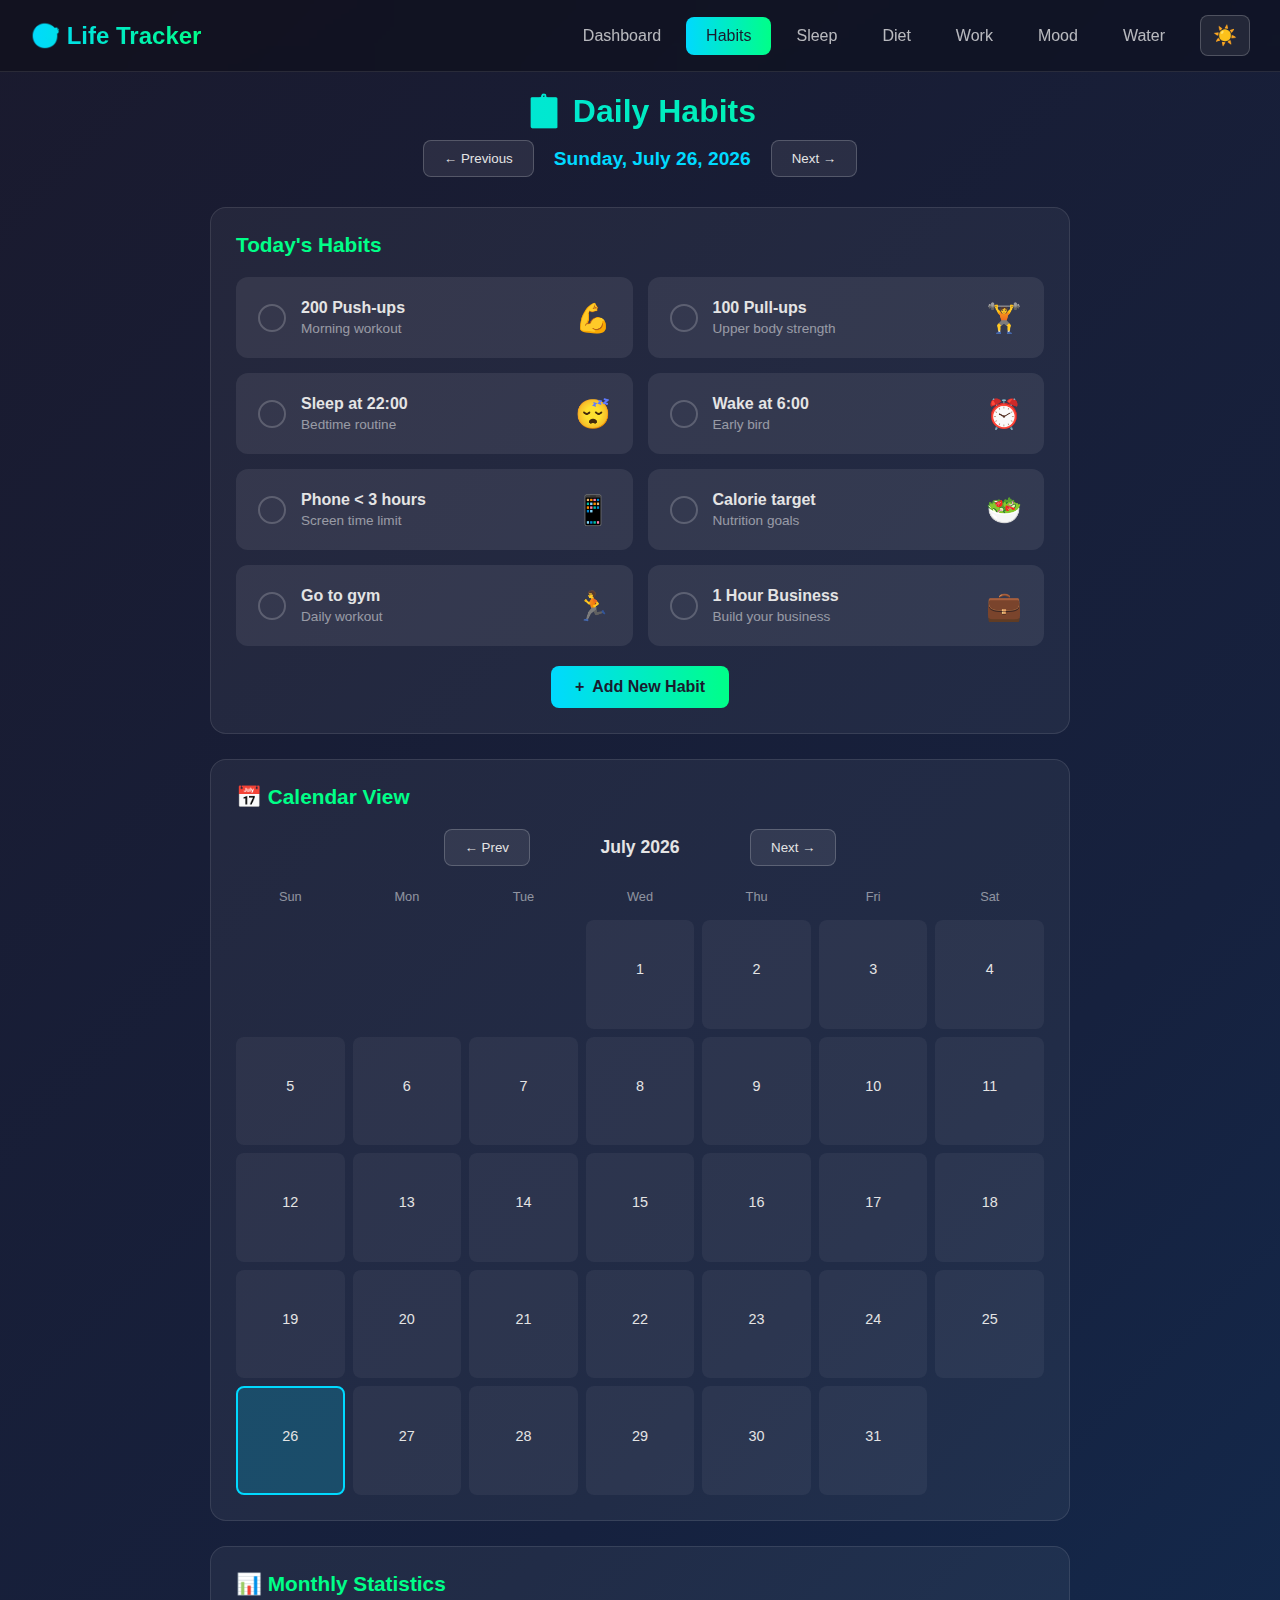
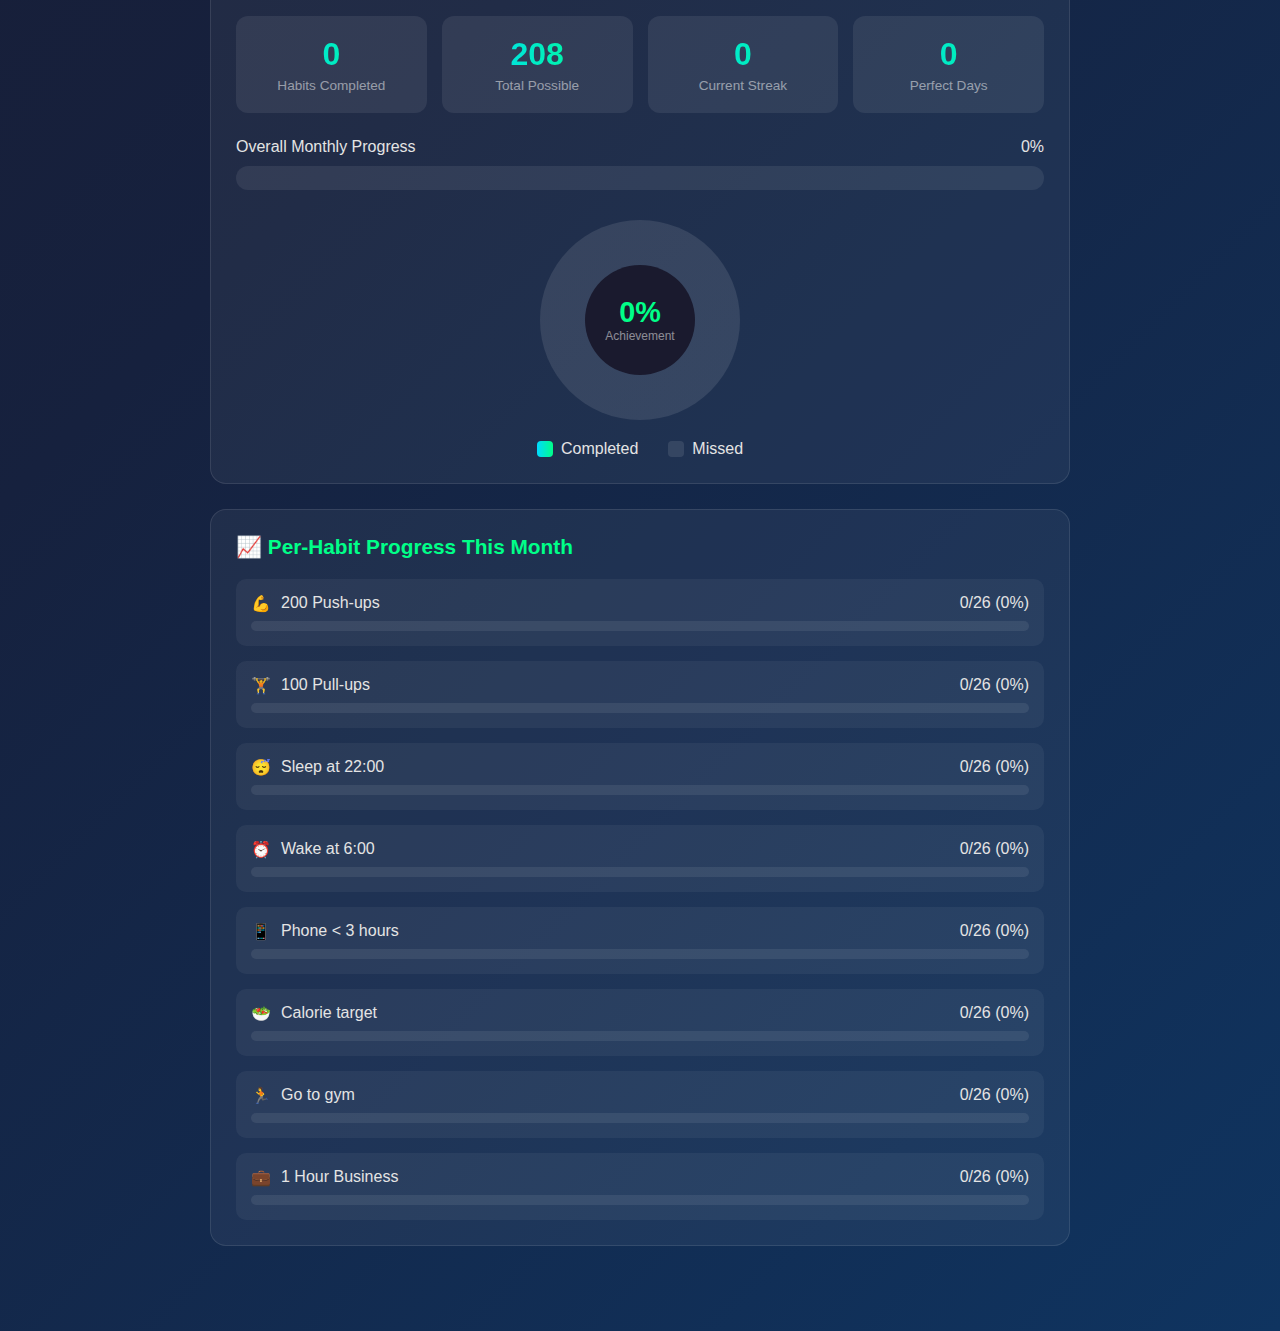
<file: index.html>
<!DOCTYPE html>
<html lang="en">
<head>
    <meta charset="UTF-8">
    <meta name="viewport" content="width=device-width, initial-scale=1.0">
    <title>Life Tracker - Habits</title>
    <link rel="stylesheet" href="styles.css">
</head>
<body>
    <nav class="main-nav">
        <div class="nav-brand">🎯 Life Tracker</div>
        <div class="nav-links">
            <a href="dashboard.html">Dashboard</a>
            <a href="index.html" class="active">Habits</a>
            <a href="sleep.html">Sleep</a>
            <a href="diet.html">Diet</a>
            <a href="work.html">Work</a>
            <a href="mood.html">Mood</a>
            <a href="hydration.html">Water</a>
            <button id="themeToggle" onclick="toggleTheme()">☀️</button>
        </div>
    </nav>

    <div class="container">
        <h1>📋 Daily Habits</h1>
        
        <div class="date-nav">
            <button onclick="changeDate(-1)">← Previous</button>
            <span class="current-date" id="currentDate"></span>
            <button onclick="changeDate(1)">Next →</button>
        </div>

        <div class="section">
            <h2>Today's Habits</h2>
            <div class="habits-grid" id="habitsGrid"></div>
            <button class="add-btn" onclick="openModal()">
                <span>+</span> Add New Habit
            </button>
        </div>

        <div class="section">
            <h2>📅 Calendar View</h2>
            <div class="month-nav">
                <button onclick="changeMonth(-1)">← Prev</button>
                <h3 id="calendarMonth"></h3>
                <button onclick="changeMonth(1)">Next →</button>
            </div>
            <div class="calendar-grid" id="calendarGrid"></div>
        </div>

        <div class="section">
            <h2>📊 Monthly Statistics</h2>
            <div class="stats-grid">
                <div class="stat-card">
                    <div class="stat-value" id="totalCompleted">0</div>
                    <div class="stat-label">Habits Completed</div>
                </div>
                <div class="stat-card">
                    <div class="stat-value" id="totalPossible">0</div>
                    <div class="stat-label">Total Possible</div>
                </div>
                <div class="stat-card">
                    <div class="stat-value" id="currentStreak">0</div>
                    <div class="stat-label">Current Streak</div>
                </div>
                <div class="stat-card">
                    <div class="stat-value" id="perfectDays">0</div>
                    <div class="stat-label">Perfect Days</div>
                </div>
            </div>

            <div class="progress-container">
                <div class="progress-header">
                    <span>Overall Monthly Progress</span>
                    <span id="progressPercent">0%</span>
                </div>
                <div class="progress-bar">
                    <div class="progress-fill" id="progressFill" style="width: 0%"></div>
                </div>
            </div>

            <div class="chart-container" style="margin-top: 30px;">
                <div class="pie-chart" id="pieChart">
                    <div class="pie-center">
                        <span class="pie-percentage" id="piePercent">0%</span>
                        <span class="pie-label">Achievement</span>
                    </div>
                </div>
                <div class="chart-legend">
                    <div class="legend-item">
                        <div class="legend-color completed"></div>
                        <span>Completed</span>
                    </div>
                    <div class="legend-item">
                        <div class="legend-color missed"></div>
                        <span>Missed</span>
                    </div>
                </div>
            </div>
        </div>

        <div class="section">
            <h2>📈 Per-Habit Progress This Month</h2>
            <div class="habit-progress-list" id="habitProgressList"></div>
        </div>
    </div>

    <!-- Add/Edit Habit Modal -->
    <div class="modal-overlay" id="modalOverlay">
        <div class="modal">
            <h2 id="modalTitle">Add New Habit</h2>
            <div class="form-group">
                <label for="habitName">Habit Name</label>
                <input type="text" id="habitName" placeholder="e.g., 200 Push-ups">
            </div>
            <div class="form-group">
                <label for="habitDescription">Description (optional)</label>
                <input type="text" id="habitDescription" placeholder="e.g., Morning workout">
            </div>
            <div class="form-group">
                <label for="habitIcon">Icon</label>
                <select id="habitIcon">
                    <option value="💪">💪 Strength</option>
                    <option value="🏃">🏃 Running</option>
                    <option value="🏋️">🏋️ Gym</option>
                    <option value="😴">😴 Sleep</option>
                    <option value="📱">📱 Phone</option>
                    <option value="🥗">🥗 Food</option>
                    <option value="💧">💧 Water</option>
                    <option value="📚">📚 Reading</option>
                    <option value="🧘">🧘 Meditation</option>
                    <option value="✅">✅ Task</option>
                    <option value="🎯">🎯 Goal</option>
                    <option value="⏰">⏰ Time</option>
                    <option value="💼">💼 Business</option>
                    <option value="💰">💰 Money</option>
                </select>
            </div>
            <div class="modal-buttons">
                <button class="btn-delete" id="deleteBtn" onclick="deleteHabit()" style="display: none;">Delete</button>
                <button class="btn-cancel" onclick="closeModal()">Cancel</button>
                <button class="btn-save" onclick="saveHabit()">Save</button>
            </div>
        </div>
    </div>

    <script src="shared.js"></script>
    <script>
        // State
        let habits = JSON.parse(localStorage.getItem('habits')) || [
            { id: 1, name: '200 Push-ups', description: 'Morning workout', icon: '💪' },
            { id: 2, name: '100 Pull-ups', description: 'Upper body strength', icon: '🏋️' },
            { id: 3, name: 'Sleep at 22:00', description: 'Bedtime routine', icon: '😴' },
            { id: 4, name: 'Wake at 6:00', description: 'Early bird', icon: '⏰' },
            { id: 5, name: 'Phone < 3 hours', description: 'Screen time limit', icon: '📱' },
            { id: 6, name: 'Calorie target', description: 'Nutrition goals', icon: '🥗' },
            { id: 7, name: 'Go to gym', description: 'Daily workout', icon: '🏃' },
            { id: 8, name: '1 Hour Business', description: 'Build your business', icon: '💼' }
        ];
        
        let completions = JSON.parse(localStorage.getItem('completions')) || {};
        let selectedDate = new Date();
        let calendarMonth = new Date();
        let editingHabitId = null;

        function init() {
            renderDate();
            renderHabits();
            renderCalendar();
            updateStats();
        }

        function changeDate(delta) {
            selectedDate.setDate(selectedDate.getDate() + delta);
            renderDate();
            renderHabits();
            updateStats();
        }

        function renderDate() {
            document.getElementById('currentDate').textContent = formatDisplayDate(selectedDate);
        }

        function renderHabits() {
            const grid = document.getElementById('habitsGrid');
            const dateKey = formatDate(selectedDate);
            
            grid.innerHTML = habits.map(habit => {
                const isCompleted = completions[dateKey]?.includes(habit.id);
                return `
                    <div class="habit-card ${isCompleted ? 'completed' : ''}" 
                         onclick="toggleHabit(${habit.id})"
                         oncontextmenu="editHabit(event, ${habit.id})">
                        <div class="habit-checkbox"></div>
                        <div class="habit-info">
                            <h3>${habit.name}</h3>
                            <p>${habit.description}</p>
                        </div>
                        <span class="habit-icon">${habit.icon}</span>
                    </div>
                `;
            }).join('');
        }

        function toggleHabit(habitId) {
            const dateKey = formatDate(selectedDate);
            
            if (!completions[dateKey]) {
                completions[dateKey] = [];
            }
            
            const index = completions[dateKey].indexOf(habitId);
            if (index > -1) {
                completions[dateKey].splice(index, 1);
            } else {
                completions[dateKey].push(habitId);
            }
            
            saveData();
            renderHabits();
            renderCalendar();
            updateStats();
        }

        function openModal(habitId = null) {
            editingHabitId = habitId;
            const modal = document.getElementById('modalOverlay');
            const title = document.getElementById('modalTitle');
            const deleteBtn = document.getElementById('deleteBtn');
            
            if (habitId) {
                const habit = habits.find(h => h.id === habitId);
                document.getElementById('habitName').value = habit.name;
                document.getElementById('habitDescription').value = habit.description;
                document.getElementById('habitIcon').value = habit.icon;
                title.textContent = 'Edit Habit';
                deleteBtn.style.display = 'block';
            } else {
                document.getElementById('habitName').value = '';
                document.getElementById('habitDescription').value = '';
                document.getElementById('habitIcon').value = '💪';
                title.textContent = 'Add New Habit';
                deleteBtn.style.display = 'none';
            }
            
            modal.classList.add('active');
        }

        function closeModal() {
            document.getElementById('modalOverlay').classList.remove('active');
            editingHabitId = null;
        }

        function saveHabit() {
            const name = document.getElementById('habitName').value.trim();
            const description = document.getElementById('habitDescription').value.trim();
            const icon = document.getElementById('habitIcon').value;
            
            if (!name) {
                alert('Please enter a habit name');
                return;
            }
            
            if (editingHabitId) {
                const habit = habits.find(h => h.id === editingHabitId);
                habit.name = name;
                habit.description = description;
                habit.icon = icon;
            } else {
                const newId = Math.max(...habits.map(h => h.id), 0) + 1;
                habits.push({ id: newId, name, description, icon });
            }
            
            saveData();
            closeModal();
            renderHabits();
            renderCalendar();
            updateStats();
        }

        function deleteHabit() {
            if (confirm('Are you sure you want to delete this habit?')) {
                habits = habits.filter(h => h.id !== editingHabitId);
                Object.keys(completions).forEach(date => {
                    completions[date] = completions[date].filter(id => id !== editingHabitId);
                });
                saveData();
                closeModal();
                renderHabits();
                renderCalendar();
                updateStats();
            }
        }

        function editHabit(event, habitId) {
            event.preventDefault();
            openModal(habitId);
        }

        function changeMonth(delta) {
            calendarMonth.setMonth(calendarMonth.getMonth() + delta);
            renderCalendar();
            updateStats();
        }

        function renderCalendar() {
            const grid = document.getElementById('calendarGrid');
            const monthLabel = document.getElementById('calendarMonth');
            
            const year = calendarMonth.getFullYear();
            const month = calendarMonth.getMonth();
            
            monthLabel.textContent = calendarMonth.toLocaleDateString('en-US', { month: 'long', year: 'numeric' });
            
            const firstDay = new Date(year, month, 1);
            const lastDay = new Date(year, month + 1, 0);
            const startDay = firstDay.getDay();
            
            const days = ['Sun', 'Mon', 'Tue', 'Wed', 'Thu', 'Fri', 'Sat'];
            let html = days.map(d => `<div class="calendar-header">${d}</div>`).join('');
            
            for (let i = 0; i < startDay; i++) {
                html += '<div class="calendar-day empty"></div>';
            }
            
            const today = new Date();
            for (let day = 1; day <= lastDay.getDate(); day++) {
                const date = new Date(year, month, day);
                const dateKey = formatDate(date);
                const completed = completions[dateKey]?.length || 0;
                const total = habits.length;
                const percent = total > 0 ? (completed / total) * 100 : 0;
                
                let dotClass = '';
                if (percent >= 80) dotClass = 'high';
                else if (percent >= 50) dotClass = 'medium';
                else if (percent > 0) dotClass = 'low';
                
                const isToday = date.toDateString() === today.toDateString();
                const isSelected = date.toDateString() === selectedDate.toDateString();
                
                html += `
                    <div class="calendar-day ${isToday ? 'today' : ''} ${isSelected ? 'selected' : ''}" 
                         onclick="selectDate(${year}, ${month}, ${day})">
                        ${day}
                        <div class="completion-dot ${dotClass}"></div>
                    </div>
                `;
            }
            
            grid.innerHTML = html;
        }

        function selectDate(year, month, day) {
            selectedDate = new Date(year, month, day);
            renderDate();
            renderHabits();
            renderCalendar();
        }

        function updateStats() {
            const year = calendarMonth.getFullYear();
            const month = calendarMonth.getMonth();
            const today = new Date();
            
            let totalCompleted = 0;
            let totalPossible = 0;
            let perfectDays = 0;
            
            const habitStats = {};
            habits.forEach(h => {
                habitStats[h.id] = { completed: 0, possible: 0 };
            });
            
            const lastDay = new Date(year, month + 1, 0);
            const daysInMonth = lastDay.getDate();
            const isCurrentMonth = year === today.getFullYear() && month === today.getMonth();
            const countUntilDay = isCurrentMonth ? today.getDate() : daysInMonth;
            
            for (let day = 1; day <= countUntilDay; day++) {
                const date = new Date(year, month, day);
                const dateKey = formatDate(date);
                const dayCompleted = completions[dateKey]?.length || 0;
                
                totalCompleted += dayCompleted;
                totalPossible += habits.length;
                
                if (dayCompleted === habits.length && habits.length > 0) {
                    perfectDays++;
                }
                
                habits.forEach(h => {
                    habitStats[h.id].possible++;
                    if (completions[dateKey]?.includes(h.id)) {
                        habitStats[h.id].completed++;
                    }
                });
            }
            
            let streak = 0;
            let checkDate = new Date(today);
            while (true) {
                const dateKey = formatDate(checkDate);
                const dayCompleted = completions[dateKey]?.length || 0;
                
                if (dayCompleted === habits.length && habits.length > 0) {
                    streak++;
                    checkDate.setDate(checkDate.getDate() - 1);
                } else {
                    break;
                }
            }
            
            document.getElementById('totalCompleted').textContent = totalCompleted;
            document.getElementById('totalPossible').textContent = totalPossible;
            document.getElementById('currentStreak').textContent = streak;
            document.getElementById('perfectDays').textContent = perfectDays;
            
            const percent = totalPossible > 0 ? Math.round((totalCompleted / totalPossible) * 100) : 0;
            document.getElementById('progressPercent').textContent = `${percent}%`;
            document.getElementById('progressFill').style.width = `${percent}%`;
            
            document.getElementById('piePercent').textContent = `${percent}%`;
            const pieChart = document.getElementById('pieChart');
            const completedDeg = (percent / 100) * 360;
            pieChart.style.background = `conic-gradient(
                #00d9ff 0deg,
                #00ff88 ${completedDeg}deg,
                rgba(255,255,255,0.1) ${completedDeg}deg
            )`;
            
            const progressList = document.getElementById('habitProgressList');
            progressList.innerHTML = habits.map(habit => {
                const stats = habitStats[habit.id];
                const habitPercent = stats.possible > 0 ? Math.round((stats.completed / stats.possible) * 100) : 0;
                return `
                    <div class="habit-progress-item">
                        <div class="habit-progress-header">
                            <div class="habit-progress-name">
                                <span>${habit.icon}</span>
                                <span>${habit.name}</span>
                            </div>
                            <span>${stats.completed}/${stats.possible} (${habitPercent}%)</span>
                        </div>
                        <div class="mini-progress-bar">
                            <div class="mini-progress-fill" style="width: ${habitPercent}%"></div>
                        </div>
                    </div>
                `;
            }).join('');
        }

        function saveData() {
            localStorage.setItem('habits', JSON.stringify(habits));
            localStorage.setItem('completions', JSON.stringify(completions));
        }

        document.getElementById('modalOverlay').addEventListener('click', function(e) {
            if (e.target === this) closeModal();
        });

        init();
    </script>
</body>
</html>
</file>
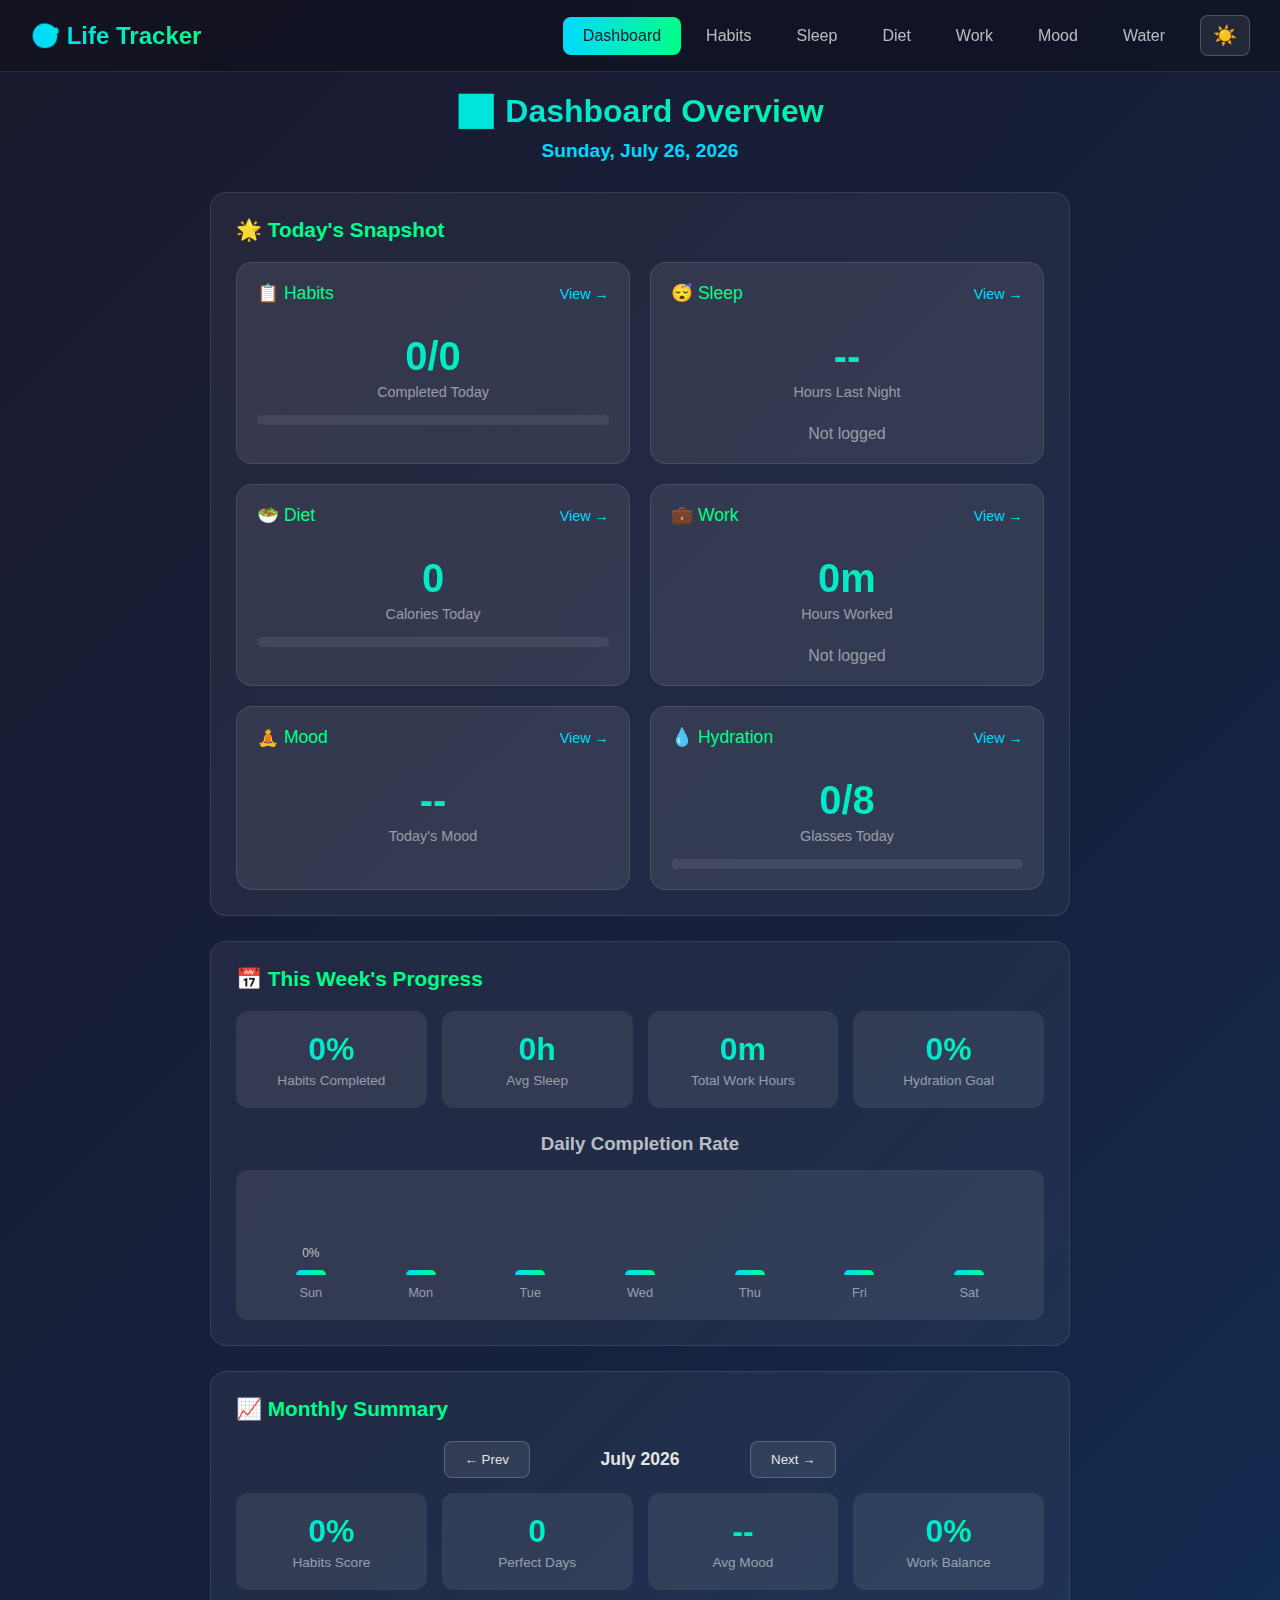
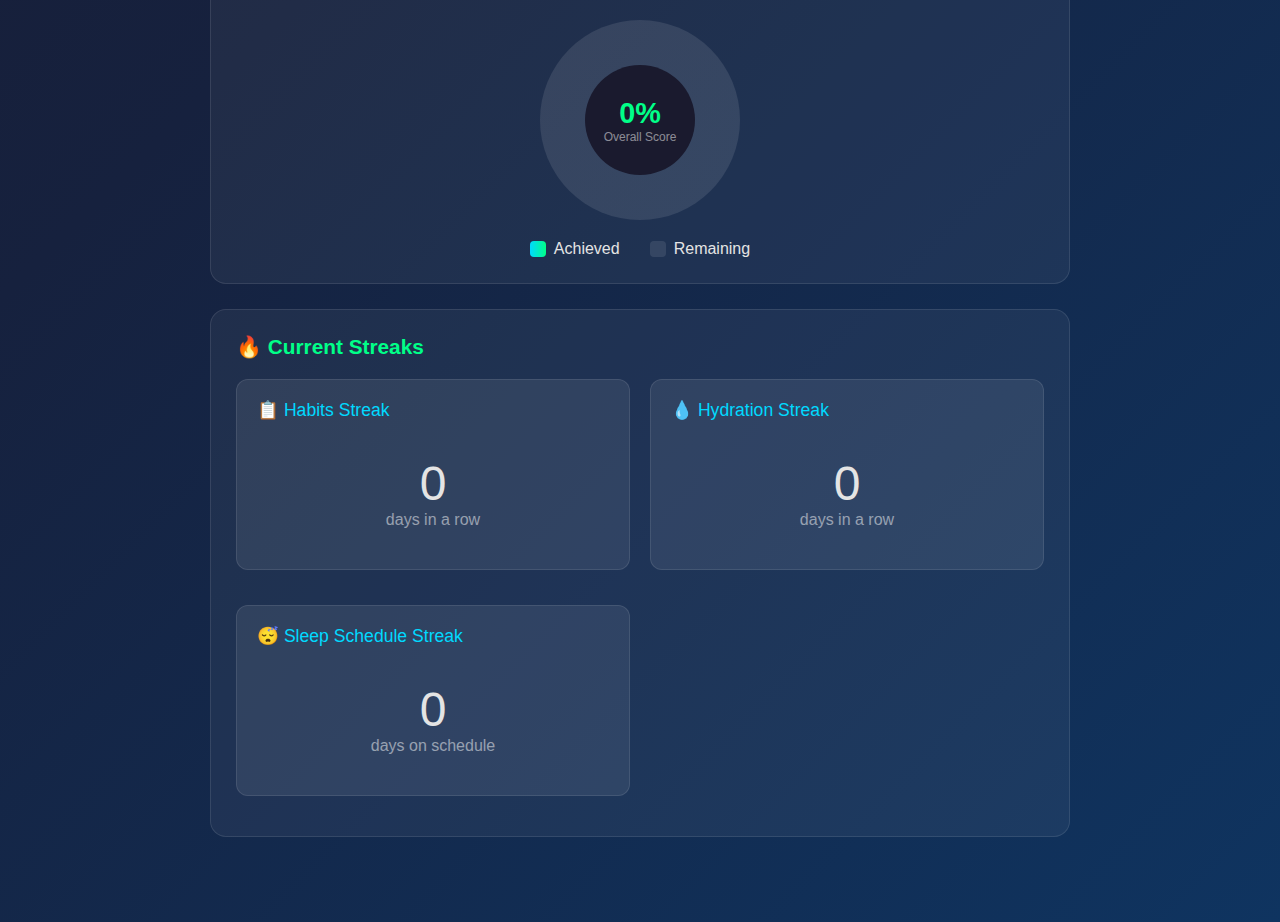
<file: dashboard.html>
<!DOCTYPE html>
<html lang="en">
<head>
    <meta charset="UTF-8">
    <meta name="viewport" content="width=device-width, initial-scale=1.0">
    <title>Life Tracker - Dashboard</title>
    <link rel="stylesheet" href="styles.css">
</head>
<body>
    <nav class="main-nav">
        <div class="nav-brand">🎯 Life Tracker</div>
        <div class="nav-links">
            <a href="dashboard.html" class="active">Dashboard</a>
            <a href="index.html">Habits</a>
            <a href="sleep.html">Sleep</a>
            <a href="diet.html">Diet</a>
            <a href="work.html">Work</a>
            <a href="mood.html">Mood</a>
            <a href="hydration.html">Water</a>
            <button id="themeToggle" onclick="toggleTheme()">☀️</button>
        </div>
    </nav>

    <div class="container">
        <h1>📊 Dashboard Overview</h1>
        
        <div class="date-nav">
            <span class="current-date" id="currentDate"></span>
        </div>

        <!-- Today's Quick Stats -->
        <div class="section">
            <h2>🌟 Today's Snapshot</h2>
            <div class="dashboard-grid">
                <div class="dashboard-card">
                    <div class="dashboard-card-header">
                        <span class="dashboard-card-title">📋 Habits</span>
                        <a href="index.html" class="dashboard-card-link">View →</a>
                    </div>
                    <div class="dashboard-metric">
                        <div class="dashboard-metric-value" id="todayHabits">0/0</div>
                        <div class="dashboard-metric-label">Completed Today</div>
                    </div>
                    <div class="mini-progress-bar">
                        <div class="mini-progress-fill" id="habitsProgress" style="width: 0%"></div>
                    </div>
                </div>

                <div class="dashboard-card">
                    <div class="dashboard-card-header">
                        <span class="dashboard-card-title">😴 Sleep</span>
                        <a href="sleep.html" class="dashboard-card-link">View →</a>
                    </div>
                    <div class="dashboard-metric">
                        <div class="dashboard-metric-value" id="todaySleep">--</div>
                        <div class="dashboard-metric-label">Hours Last Night</div>
                    </div>
                    <div id="sleepStatus" style="text-align: center; margin-top: 10px;"></div>
                </div>

                <div class="dashboard-card">
                    <div class="dashboard-card-header">
                        <span class="dashboard-card-title">🥗 Diet</span>
                        <a href="diet.html" class="dashboard-card-link">View →</a>
                    </div>
                    <div class="dashboard-metric">
                        <div class="dashboard-metric-value" id="todayCalories">0</div>
                        <div class="dashboard-metric-label">Calories Today</div>
                    </div>
                    <div class="mini-progress-bar">
                        <div class="mini-progress-fill" id="caloriesProgress" style="width: 0%"></div>
                    </div>
                </div>

                <div class="dashboard-card">
                    <div class="dashboard-card-header">
                        <span class="dashboard-card-title">💼 Work</span>
                        <a href="work.html" class="dashboard-card-link">View →</a>
                    </div>
                    <div class="dashboard-metric">
                        <div class="dashboard-metric-value" id="todayWork">0h</div>
                        <div class="dashboard-metric-label">Hours Worked</div>
                    </div>
                    <div id="workStatus" style="text-align: center; margin-top: 10px;"></div>
                </div>

                <div class="dashboard-card">
                    <div class="dashboard-card-header">
                        <span class="dashboard-card-title">🧘 Mood</span>
                        <a href="mood.html" class="dashboard-card-link">View →</a>
                    </div>
                    <div class="dashboard-metric">
                        <div class="dashboard-metric-value" id="todayMood">--</div>
                        <div class="dashboard-metric-label">Today's Mood</div>
                    </div>
                </div>

                <div class="dashboard-card">
                    <div class="dashboard-card-header">
                        <span class="dashboard-card-title">💧 Hydration</span>
                        <a href="hydration.html" class="dashboard-card-link">View →</a>
                    </div>
                    <div class="dashboard-metric">
                        <div class="dashboard-metric-value" id="todayWater">0/8</div>
                        <div class="dashboard-metric-label">Glasses Today</div>
                    </div>
                    <div class="mini-progress-bar">
                        <div class="mini-progress-fill" id="waterProgress" style="width: 0%"></div>
                    </div>
                </div>
            </div>
        </div>

        <!-- Weekly Overview -->
        <div class="section">
            <h2>📅 This Week's Progress</h2>
            <div class="stats-grid">
                <div class="stat-card">
                    <div class="stat-value" id="weekHabits">0%</div>
                    <div class="stat-label">Habits Completed</div>
                </div>
                <div class="stat-card">
                    <div class="stat-value" id="weekSleep">0h</div>
                    <div class="stat-label">Avg Sleep</div>
                </div>
                <div class="stat-card">
                    <div class="stat-value" id="weekWork">0h</div>
                    <div class="stat-label">Total Work Hours</div>
                </div>
                <div class="stat-card">
                    <div class="stat-value" id="weekWater">0%</div>
                    <div class="stat-label">Hydration Goal</div>
                </div>
            </div>

            <div id="weeklyChart" style="margin-top: 20px;">
                <h3 style="text-align: center; margin-bottom: 15px; color: var(--text-secondary);">Daily Completion Rate</h3>
                <div class="weekly-bars" id="weeklyBars"></div>
            </div>
        </div>

        <!-- Monthly Summary -->
        <div class="section">
            <h2>📈 Monthly Summary</h2>
            <div class="month-nav">
                <button onclick="changeMonth(-1)">← Prev</button>
                <h3 id="summaryMonth"></h3>
                <button onclick="changeMonth(1)">Next →</button>
            </div>
            
            <div class="stats-grid">
                <div class="stat-card">
                    <div class="stat-value" id="monthHabitsPercent">0%</div>
                    <div class="stat-label">Habits Score</div>
                </div>
                <div class="stat-card">
                    <div class="stat-value" id="monthPerfectDays">0</div>
                    <div class="stat-label">Perfect Days</div>
                </div>
                <div class="stat-card">
                    <div class="stat-value" id="monthAvgMood">--</div>
                    <div class="stat-label">Avg Mood</div>
                </div>
                <div class="stat-card">
                    <div class="stat-value" id="monthWorkBalance">0%</div>
                    <div class="stat-label">Work Balance</div>
                </div>
            </div>

            <div class="chart-container" style="margin-top: 30px;">
                <div class="pie-chart" id="pieChart">
                    <div class="pie-center">
                        <span class="pie-percentage" id="overallScore">0%</span>
                        <span class="pie-label">Overall Score</span>
                    </div>
                </div>
                <div class="chart-legend">
                    <div class="legend-item">
                        <div class="legend-color completed"></div>
                        <span>Achieved</span>
                    </div>
                    <div class="legend-item">
                        <div class="legend-color missed"></div>
                        <span>Remaining</span>
                    </div>
                </div>
            </div>
        </div>

        <!-- Streaks & Achievements -->
        <div class="section">
            <h2>🔥 Current Streaks</h2>
            <div class="dashboard-grid">
                <div class="data-card">
                    <div class="data-card-header">
                        <span class="data-card-title">📋 Habits Streak</span>
                    </div>
                    <div style="text-align: center; padding: 20px 0;">
                        <div style="font-size: 3rem;" id="habitsStreak">0</div>
                        <div style="color: var(--text-muted);">days in a row</div>
                    </div>
                </div>
                <div class="data-card">
                    <div class="data-card-header">
                        <span class="data-card-title">💧 Hydration Streak</span>
                    </div>
                    <div style="text-align: center; padding: 20px 0;">
                        <div style="font-size: 3rem;" id="waterStreak">0</div>
                        <div style="color: var(--text-muted);">days in a row</div>
                    </div>
                </div>
                <div class="data-card">
                    <div class="data-card-header">
                        <span class="data-card-title">😴 Sleep Schedule Streak</span>
                    </div>
                    <div style="text-align: center; padding: 20px 0;">
                        <div style="font-size: 3rem;" id="sleepStreak">0</div>
                        <div style="color: var(--text-muted);">days on schedule</div>
                    </div>
                </div>
            </div>
        </div>
    </div>

    <style>
        .weekly-bars {
            display: flex;
            justify-content: space-around;
            align-items: flex-end;
            height: 150px;
            padding: 20px;
            background: var(--bg-card);
            border-radius: 12px;
        }
        .weekly-bar {
            display: flex;
            flex-direction: column;
            align-items: center;
            gap: 10px;
            flex: 1;
        }
        .weekly-bar-fill {
            width: 30px;
            background: var(--accent-gradient);
            border-radius: 5px 5px 0 0;
            transition: height 0.5s ease;
            min-height: 5px;
        }
        .weekly-bar-label {
            font-size: 0.8rem;
            color: var(--text-muted);
        }
        .weekly-bar-value {
            font-size: 0.75rem;
            color: var(--text-secondary);
        }
    </style>

    <script src="shared.js"></script>
    <script>
        let summaryMonth = new Date();

        function init() {
            document.getElementById('currentDate').textContent = formatDisplayDate(new Date());
            loadTodayStats();
            loadWeeklyStats();
            loadMonthlyStats();
            loadStreaks();
        }

        function loadTodayStats() {
            const today = formatDate(new Date());
            
            // Habits
            const habits = JSON.parse(localStorage.getItem('habits')) || [];
            const completions = JSON.parse(localStorage.getItem('completions')) || {};
            const todayCompletions = completions[today]?.length || 0;
            document.getElementById('todayHabits').textContent = `${todayCompletions}/${habits.length}`;
            const habitsPercent = habits.length > 0 ? (todayCompletions / habits.length) * 100 : 0;
            document.getElementById('habitsProgress').style.width = `${habitsPercent}%`;
            
            // Sleep
            const sleepData = JSON.parse(localStorage.getItem('sleepData')) || {};
            const todaySleep = sleepData[today];
            if (todaySleep) {
                const duration = calculateDuration(todaySleep.bedtime, todaySleep.wakeTime);
                document.getElementById('todaySleep').textContent = formatDuration(duration);
                const sleepStatus = duration >= 7 && duration <= 9 ? 'good' : duration >= 6 ? 'warning' : 'bad';
                document.getElementById('sleepStatus').innerHTML = `<span class="status-badge ${sleepStatus}">${sleepStatus === 'good' ? '✓ Optimal' : sleepStatus === 'warning' ? 'Fair' : 'Low'}</span>`;
            } else {
                document.getElementById('todaySleep').textContent = '--';
                document.getElementById('sleepStatus').innerHTML = '<span style="color: var(--text-muted);">Not logged</span>';
            }
            
            // Diet
            const dietData = JSON.parse(localStorage.getItem('dietData')) || {};
            const dietTargets = JSON.parse(localStorage.getItem('dietTargets')) || { calories: 2000 };
            const todayDiet = dietData[today]?.foods || [];
            const todayCalories = todayDiet.reduce((sum, f) => sum + (f.calories || 0), 0);
            document.getElementById('todayCalories').textContent = todayCalories;
            const calPercent = Math.min((todayCalories / dietTargets.calories) * 100, 100);
            document.getElementById('caloriesProgress').style.width = `${calPercent}%`;
            
            // Work
            const workData = JSON.parse(localStorage.getItem('workData')) || {};
            const todayWork = workData[today]?.entries || [];
            const todayWorkHours = todayWork.reduce((sum, e) => sum + (e.hours || 0), 0);
            document.getElementById('todayWork').textContent = formatDuration(todayWorkHours);
            const workStatus = todayWorkHours >= 7 && todayWorkHours <= 9 ? 'good' : todayWorkHours > 9 ? 'bad' : 'warning';
            if (todayWorkHours > 0) {
                document.getElementById('workStatus').innerHTML = `<span class="status-badge ${workStatus}">${workStatus === 'good' ? '✓ Balanced' : workStatus === 'bad' ? '⚠️ Overtime' : 'In Progress'}</span>`;
            } else {
                document.getElementById('workStatus').innerHTML = '<span style="color: var(--text-muted);">Not logged</span>';
            }
            
            // Mood
            const moodData = JSON.parse(localStorage.getItem('moodData')) || {};
            const todayMood = moodData[today];
            const moodEmojis = ['😢', '😕', '😐', '🙂', '😄'];
            if (todayMood) {
                document.getElementById('todayMood').textContent = moodEmojis[todayMood.mood - 1];
            } else {
                document.getElementById('todayMood').textContent = '--';
            }
            
            // Water
            const waterData = JSON.parse(localStorage.getItem('waterData')) || {};
            const waterTarget = JSON.parse(localStorage.getItem('waterTarget')) || 8;
            const todayWater = waterData[today] || 0;
            document.getElementById('todayWater').textContent = `${todayWater}/${waterTarget}`;
            const waterPercent = Math.min((todayWater / waterTarget) * 100, 100);
            document.getElementById('waterProgress').style.width = `${waterPercent}%`;
        }

        function loadWeeklyStats() {
            const today = new Date();
            const weekStart = new Date(today);
            weekStart.setDate(today.getDate() - today.getDay());
            
            const habits = JSON.parse(localStorage.getItem('habits')) || [];
            const completions = JSON.parse(localStorage.getItem('completions')) || {};
            const sleepData = JSON.parse(localStorage.getItem('sleepData')) || {};
            const workData = JSON.parse(localStorage.getItem('workData')) || {};
            const waterData = JSON.parse(localStorage.getItem('waterData')) || {};
            const waterTarget = JSON.parse(localStorage.getItem('waterTarget')) || 8;
            
            let totalHabits = 0, completedHabits = 0;
            let totalSleep = 0, sleepDays = 0;
            let totalWork = 0;
            let totalWater = 0, waterDays = 0;
            const dailyScores = [];
            const dayNames = ['Sun', 'Mon', 'Tue', 'Wed', 'Thu', 'Fri', 'Sat'];
            
            for (let i = 0; i < 7; i++) {
                const date = new Date(weekStart);
                date.setDate(weekStart.getDate() + i);
                const dateKey = formatDate(date);
                
                // Habits
                const dayCompletions = completions[dateKey]?.length || 0;
                if (date <= today) {
                    totalHabits += habits.length;
                    completedHabits += dayCompletions;
                }
                
                // Sleep
                if (sleepData[dateKey]) {
                    const duration = calculateDuration(sleepData[dateKey].bedtime, sleepData[dateKey].wakeTime);
                    totalSleep += duration;
                    sleepDays++;
                }
                
                // Work
                const dayWork = workData[dateKey]?.entries || [];
                totalWork += dayWork.reduce((sum, e) => sum + (e.hours || 0), 0);
                
                // Water
                if (waterData[dateKey]) {
                    totalWater += waterData[dateKey];
                    waterDays++;
                }
                
                // Daily score for chart
                const dayScore = habits.length > 0 ? Math.round((dayCompletions / habits.length) * 100) : 0;
                dailyScores.push({ day: dayNames[i], score: date <= today ? dayScore : null });
            }
            
            document.getElementById('weekHabits').textContent = totalHabits > 0 ? `${Math.round((completedHabits / totalHabits) * 100)}%` : '0%';
            document.getElementById('weekSleep').textContent = sleepDays > 0 ? formatDuration(totalSleep / sleepDays) : '0h';
            document.getElementById('weekWork').textContent = formatDuration(totalWork);
            document.getElementById('weekWater').textContent = waterDays > 0 ? `${Math.round((totalWater / (waterDays * waterTarget)) * 100)}%` : '0%';
            
            // Render weekly chart
            const barsContainer = document.getElementById('weeklyBars');
            barsContainer.innerHTML = dailyScores.map(d => `
                <div class="weekly-bar">
                    <div class="weekly-bar-value">${d.score !== null ? d.score + '%' : ''}</div>
                    <div class="weekly-bar-fill" style="height: ${d.score !== null ? Math.max(d.score, 5) : 0}px;"></div>
                    <div class="weekly-bar-label">${d.day}</div>
                </div>
            `).join('');
        }

        function changeMonth(delta) {
            summaryMonth.setMonth(summaryMonth.getMonth() + delta);
            loadMonthlyStats();
        }

        function loadMonthlyStats() {
            const year = summaryMonth.getFullYear();
            const month = summaryMonth.getMonth();
            document.getElementById('summaryMonth').textContent = summaryMonth.toLocaleDateString('en-US', { month: 'long', year: 'numeric' });
            
            const today = new Date();
            const lastDay = new Date(year, month + 1, 0).getDate();
            const isCurrentMonth = year === today.getFullYear() && month === today.getMonth();
            const countUntilDay = isCurrentMonth ? today.getDate() : lastDay;
            
            const habits = JSON.parse(localStorage.getItem('habits')) || [];
            const completions = JSON.parse(localStorage.getItem('completions')) || {};
            const moodData = JSON.parse(localStorage.getItem('moodData')) || {};
            const workData = JSON.parse(localStorage.getItem('workData')) || {};
            
            let totalHabits = 0, completedHabits = 0, perfectDays = 0;
            let totalMood = 0, moodDays = 0;
            let balancedWorkDays = 0, workDays = 0;
            
            for (let day = 1; day <= countUntilDay; day++) {
                const date = new Date(year, month, day);
                const dateKey = formatDate(date);
                
                // Habits
                const dayCompletions = completions[dateKey]?.length || 0;
                totalHabits += habits.length;
                completedHabits += dayCompletions;
                if (dayCompletions === habits.length && habits.length > 0) perfectDays++;
                
                // Mood
                if (moodData[dateKey]) {
                    totalMood += moodData[dateKey].mood;
                    moodDays++;
                }
                
                // Work
                const dayWork = workData[dateKey]?.entries || [];
                if (dayWork.length > 0) {
                    workDays++;
                    const dayHours = dayWork.reduce((sum, e) => sum + (e.hours || 0), 0);
                    if (dayHours >= 7 && dayHours <= 9) balancedWorkDays++;
                }
            }
            
            const habitsPercent = totalHabits > 0 ? Math.round((completedHabits / totalHabits) * 100) : 0;
            const avgMood = moodDays > 0 ? (totalMood / moodDays).toFixed(1) : '--';
            const workBalance = workDays > 0 ? Math.round((balancedWorkDays / workDays) * 100) : 0;
            
            document.getElementById('monthHabitsPercent').textContent = `${habitsPercent}%`;
            document.getElementById('monthPerfectDays').textContent = perfectDays;
            document.getElementById('monthAvgMood').textContent = avgMood !== '--' ? `${avgMood}/5` : '--';
            document.getElementById('monthWorkBalance').textContent = `${workBalance}%`;
            
            // Overall score (average of habits and work balance)
            const overallScore = Math.round((habitsPercent + workBalance) / 2);
            document.getElementById('overallScore').textContent = `${overallScore}%`;
            const pieChart = document.getElementById('pieChart');
            const completedDeg = (overallScore / 100) * 360;
            pieChart.style.background = `conic-gradient(
                #00d9ff 0deg,
                #00ff88 ${completedDeg}deg,
                var(--pie-empty) ${completedDeg}deg
            )`;
        }

        function loadStreaks() {
            const today = new Date();
            const habits = JSON.parse(localStorage.getItem('habits')) || [];
            const completions = JSON.parse(localStorage.getItem('completions')) || {};
            const waterData = JSON.parse(localStorage.getItem('waterData')) || {};
            const waterTarget = JSON.parse(localStorage.getItem('waterTarget')) || 8;
            const sleepData = JSON.parse(localStorage.getItem('sleepData')) || {};
            
            // Habits streak
            let habitsStreak = 0;
            let checkDate = new Date(today);
            while (true) {
                const dateKey = formatDate(checkDate);
                const dayCompletions = completions[dateKey]?.length || 0;
                if (dayCompletions === habits.length && habits.length > 0) {
                    habitsStreak++;
                    checkDate.setDate(checkDate.getDate() - 1);
                } else {
                    break;
                }
            }
            document.getElementById('habitsStreak').textContent = habitsStreak;
            
            // Water streak
            let waterStreak = 0;
            checkDate = new Date(today);
            while (true) {
                const dateKey = formatDate(checkDate);
                if ((waterData[dateKey] || 0) >= waterTarget) {
                    waterStreak++;
                    checkDate.setDate(checkDate.getDate() - 1);
                } else {
                    break;
                }
            }
            document.getElementById('waterStreak').textContent = waterStreak;
            
            // Sleep streak
            let sleepStreak = 0;
            checkDate = new Date(today);
            while (true) {
                const dateKey = formatDate(checkDate);
                const sleep = sleepData[dateKey];
                if (sleep) {
                    const [bedH] = sleep.bedtime.split(':').map(Number);
                    const [wakeH] = sleep.wakeTime.split(':').map(Number);
                    const bedOnTarget = bedH >= 21 && bedH <= 23;
                    const wakeOnTarget = wakeH >= 5 && wakeH <= 7;
                    if (bedOnTarget && wakeOnTarget) {
                        sleepStreak++;
                        checkDate.setDate(checkDate.getDate() - 1);
                    } else {
                        break;
                    }
                } else {
                    break;
                }
            }
            document.getElementById('sleepStreak').textContent = sleepStreak;
        }

        init();
    </script>
</body>
</html>
</file>
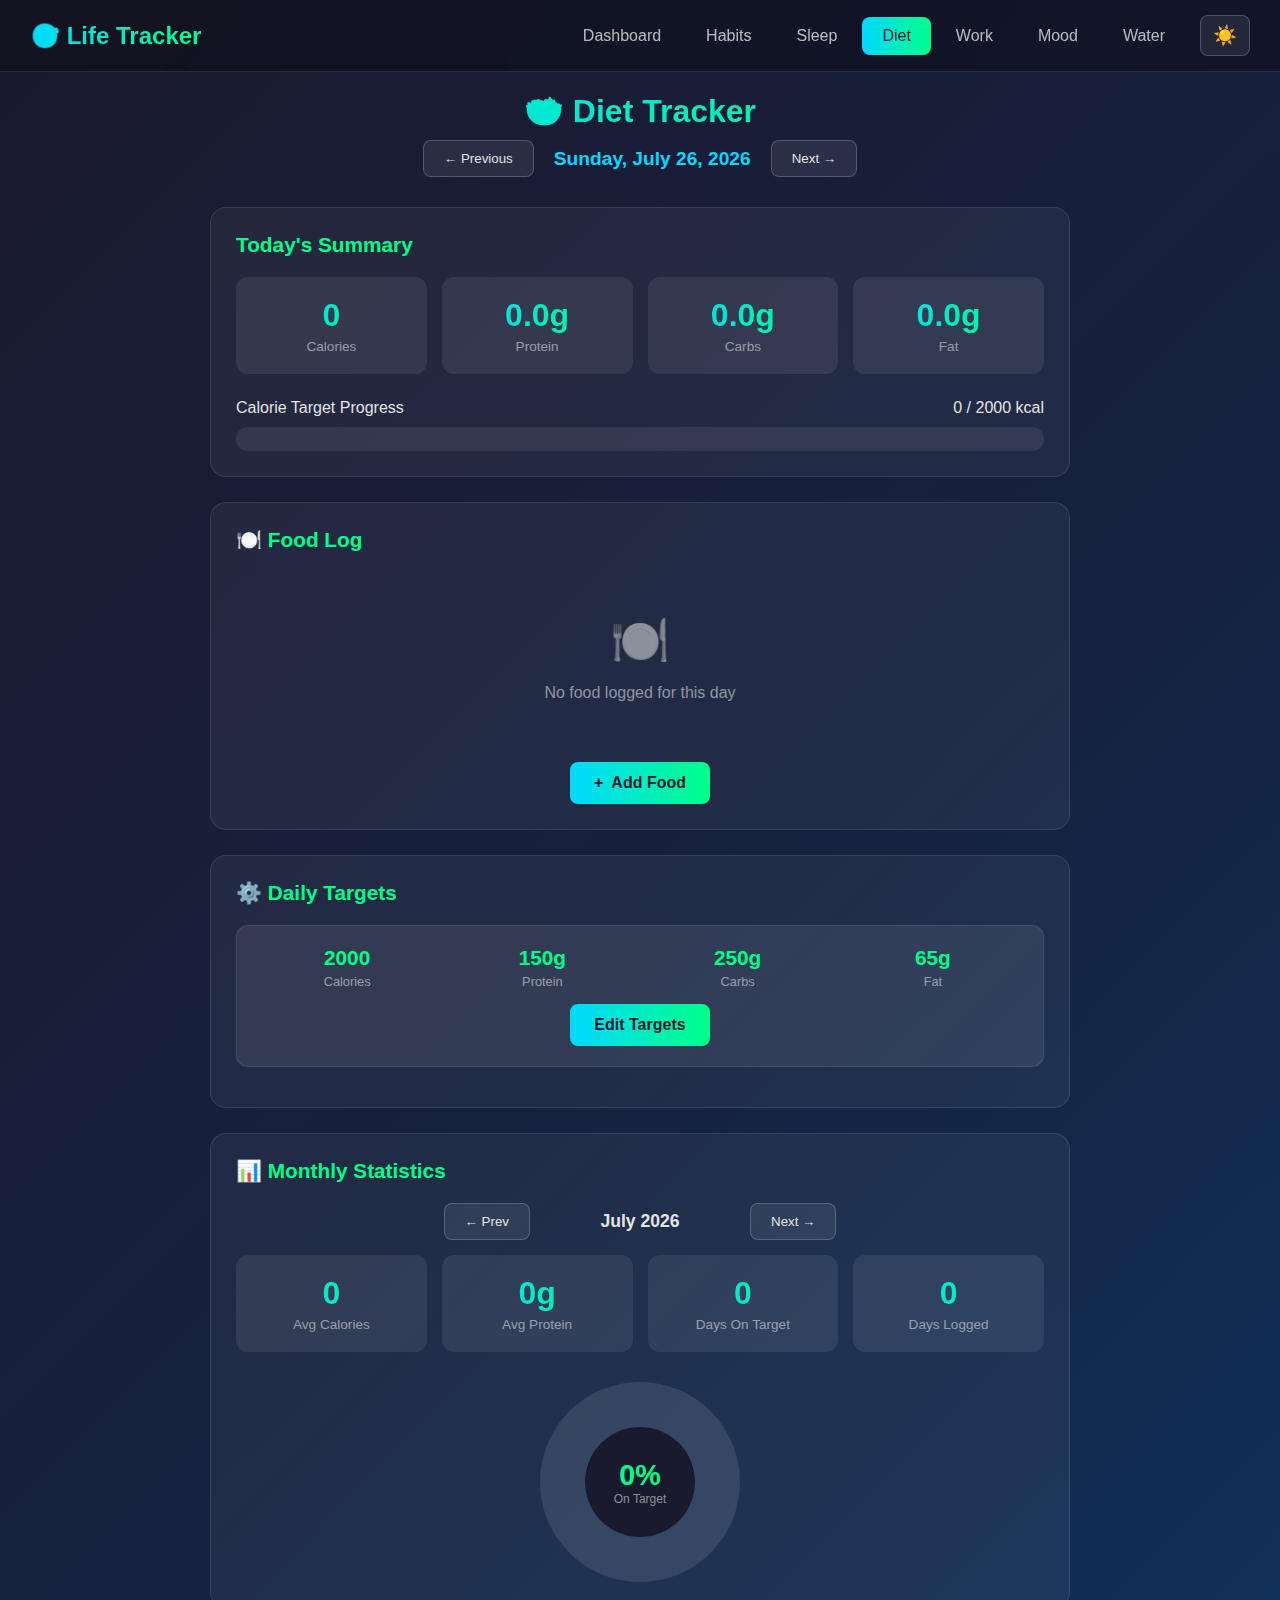
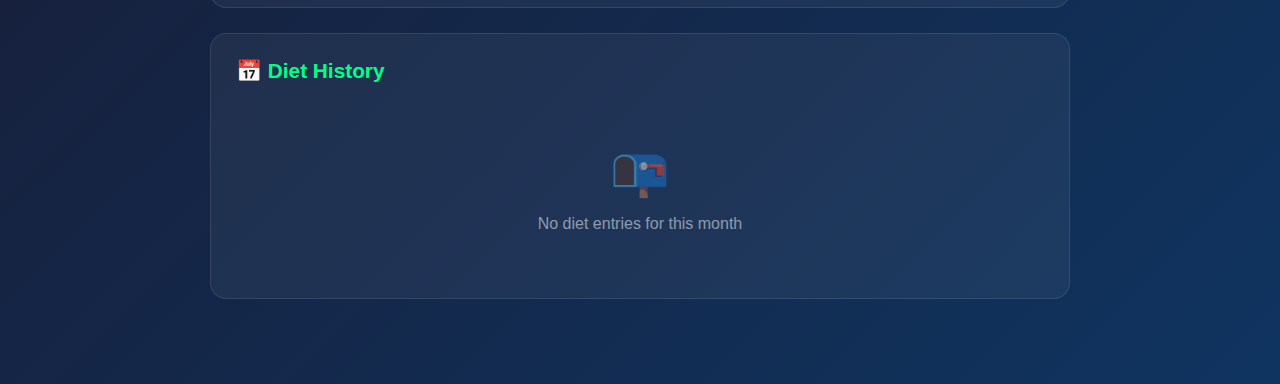
<file: diet.html>
<!DOCTYPE html>
<html lang="en">
<head>
    <meta charset="UTF-8">
    <meta name="viewport" content="width=device-width, initial-scale=1.0">
    <title>Life Tracker - Diet</title>
    <link rel="stylesheet" href="styles.css">
</head>
<body>
    <nav class="main-nav">
        <div class="nav-brand">🎯 Life Tracker</div>
        <div class="nav-links">
            <a href="dashboard.html">Dashboard</a>
            <a href="index.html">Habits</a>
            <a href="sleep.html">Sleep</a>
            <a href="diet.html" class="active">Diet</a>
            <a href="work.html">Work</a>
            <a href="mood.html">Mood</a>
            <a href="hydration.html">Water</a>
            <button id="themeToggle" onclick="toggleTheme()">☀️</button>
        </div>
    </nav>

    <div class="container">
        <h1>🥗 Diet Tracker</h1>
        
        <div class="date-nav">
            <button onclick="changeDate(-1)">← Previous</button>
            <span class="current-date" id="currentDate"></span>
            <button onclick="changeDate(1)">Next →</button>
        </div>

        <div class="section">
            <h2>Today's Summary</h2>
            <div class="stats-grid" id="todaySummary">
                <div class="stat-card">
                    <div class="stat-value" id="todayCalories">0</div>
                    <div class="stat-label">Calories</div>
                </div>
                <div class="stat-card">
                    <div class="stat-value" id="todayProtein">0g</div>
                    <div class="stat-label">Protein</div>
                </div>
                <div class="stat-card">
                    <div class="stat-value" id="todayCarbs">0g</div>
                    <div class="stat-label">Carbs</div>
                </div>
                <div class="stat-card">
                    <div class="stat-value" id="todayFat">0g</div>
                    <div class="stat-label">Fat</div>
                </div>
            </div>

            <div class="progress-container" style="margin-top: 20px;">
                <div class="progress-header">
                    <span>Calorie Target Progress</span>
                    <span id="calorieProgress">0 / 2000 kcal</span>
                </div>
                <div class="progress-bar">
                    <div class="progress-fill" id="calorieProgressFill" style="width: 0%"></div>
                </div>
            </div>
        </div>

        <div class="section">
            <h2>🍽️ Food Log</h2>
            <div id="foodLog"></div>
            <button class="add-btn" onclick="openFoodModal()">
                <span>+</span> Add Food
            </button>
        </div>

        <div class="section">
            <h2>⚙️ Daily Targets</h2>
            <div class="data-card">
                <div class="data-grid">
                    <div class="data-item">
                        <div class="data-item-value" id="targetCalDisplay">2000</div>
                        <div class="data-item-label">Calories</div>
                    </div>
                    <div class="data-item">
                        <div class="data-item-value" id="targetProtDisplay">150g</div>
                        <div class="data-item-label">Protein</div>
                    </div>
                    <div class="data-item">
                        <div class="data-item-value" id="targetCarbsDisplay">250g</div>
                        <div class="data-item-label">Carbs</div>
                    </div>
                    <div class="data-item">
                        <div class="data-item-value" id="targetFatDisplay">65g</div>
                        <div class="data-item-label">Fat</div>
                    </div>
                </div>
                <button class="add-btn" style="margin-top: 15px;" onclick="openTargetModal()">Edit Targets</button>
            </div>
        </div>

        <div class="section">
            <h2>📊 Monthly Statistics</h2>
            <div class="month-nav">
                <button onclick="changeMonth(-1)">← Prev</button>
                <h3 id="historyMonth"></h3>
                <button onclick="changeMonth(1)">Next →</button>
            </div>
            <div class="stats-grid">
                <div class="stat-card">
                    <div class="stat-value" id="avgCalories">0</div>
                    <div class="stat-label">Avg Calories</div>
                </div>
                <div class="stat-card">
                    <div class="stat-value" id="avgProtein">0g</div>
                    <div class="stat-label">Avg Protein</div>
                </div>
                <div class="stat-card">
                    <div class="stat-value" id="targetDays">0</div>
                    <div class="stat-label">Days On Target</div>
                </div>
                <div class="stat-card">
                    <div class="stat-value" id="loggedDays">0</div>
                    <div class="stat-label">Days Logged</div>
                </div>
            </div>

            <div class="chart-container" style="margin-top: 30px;">
                <div class="pie-chart" id="pieChart">
                    <div class="pie-center">
                        <span class="pie-percentage" id="piePercent">0%</span>
                        <span class="pie-label">On Target</span>
                    </div>
                </div>
            </div>
        </div>

        <div class="section">
            <h2>📅 Diet History</h2>
            <div id="dietHistory"></div>
        </div>
    </div>

    <!-- Food Modal -->
    <div class="modal-overlay" id="foodModal">
        <div class="modal">
            <h2 id="foodModalTitle">Add Food</h2>
            <div class="form-group">
                <label for="foodName">Food Name</label>
                <input type="text" id="foodName" placeholder="e.g., Chicken breast">
            </div>
            <div class="form-row">
                <div class="form-group">
                    <label for="foodCalories">Calories</label>
                    <input type="number" id="foodCalories" placeholder="0" min="0">
                </div>
                <div class="form-group">
                    <label for="foodProtein">Protein (g)</label>
                    <input type="number" id="foodProtein" placeholder="0" min="0" step="0.1">
                </div>
            </div>
            <div class="form-row">
                <div class="form-group">
                    <label for="foodCarbs">Carbs (g)</label>
                    <input type="number" id="foodCarbs" placeholder="0" min="0" step="0.1">
                </div>
                <div class="form-group">
                    <label for="foodFat">Fat (g)</label>
                    <input type="number" id="foodFat" placeholder="0" min="0" step="0.1">
                </div>
            </div>
            <div class="form-group">
                <label for="foodMeal">Meal</label>
                <select id="foodMeal">
                    <option value="breakfast">🌅 Breakfast</option>
                    <option value="lunch">☀️ Lunch</option>
                    <option value="dinner">🌙 Dinner</option>
                    <option value="snack">🍿 Snack</option>
                </select>
            </div>
            <div class="modal-buttons">
                <button class="btn-delete" id="deleteFoodBtn" onclick="deleteFood()" style="display: none;">Delete</button>
                <button class="btn-cancel" onclick="closeFoodModal()">Cancel</button>
                <button class="btn-save" onclick="saveFood()">Save</button>
            </div>
        </div>
    </div>

    <!-- Target Modal -->
    <div class="modal-overlay" id="targetModal">
        <div class="modal">
            <h2>Edit Daily Targets</h2>
            <div class="form-row">
                <div class="form-group">
                    <label for="targetCalories">Calories</label>
                    <input type="number" id="targetCalories" placeholder="2000" min="0">
                </div>
                <div class="form-group">
                    <label for="targetProtein">Protein (g)</label>
                    <input type="number" id="targetProtein" placeholder="150" min="0">
                </div>
            </div>
            <div class="form-row">
                <div class="form-group">
                    <label for="targetCarbs">Carbs (g)</label>
                    <input type="number" id="targetCarbs" placeholder="250" min="0">
                </div>
                <div class="form-group">
                    <label for="targetFat">Fat (g)</label>
                    <input type="number" id="targetFat" placeholder="65" min="0">
                </div>
            </div>
            <div class="modal-buttons">
                <button class="btn-cancel" onclick="closeTargetModal()">Cancel</button>
                <button class="btn-save" onclick="saveTargets()">Save</button>
            </div>
        </div>
    </div>

    <script src="shared.js"></script>
    <script>
        let dietData = JSON.parse(localStorage.getItem('dietData')) || {};
        let dietTargets = JSON.parse(localStorage.getItem('dietTargets')) || {
            calories: 2000,
            protein: 150,
            carbs: 250,
            fat: 65
        };
        let selectedDate = new Date();
        let historyMonth = new Date();
        let editingFoodIndex = null;

        function init() {
            renderDate();
            renderFoodLog();
            renderTargets();
            renderHistory();
            updateStats();
        }

        function changeDate(delta) {
            selectedDate.setDate(selectedDate.getDate() + delta);
            renderDate();
            renderFoodLog();
        }

        function renderDate() {
            document.getElementById('currentDate').textContent = formatDisplayDate(selectedDate);
        }

        function getDayData(dateKey) {
            return dietData[dateKey] || { foods: [] };
        }

        function calculateDayTotals(dateKey) {
            const dayData = getDayData(dateKey);
            return dayData.foods.reduce((totals, food) => {
                totals.calories += food.calories || 0;
                totals.protein += food.protein || 0;
                totals.carbs += food.carbs || 0;
                totals.fat += food.fat || 0;
                return totals;
            }, { calories: 0, protein: 0, carbs: 0, fat: 0 });
        }

        function renderFoodLog() {
            const dateKey = formatDate(selectedDate);
            const dayData = getDayData(dateKey);
            const totals = calculateDayTotals(dateKey);
            const container = document.getElementById('foodLog');

            document.getElementById('todayCalories').textContent = totals.calories;
            document.getElementById('todayProtein').textContent = `${totals.protein.toFixed(1)}g`;
            document.getElementById('todayCarbs').textContent = `${totals.carbs.toFixed(1)}g`;
            document.getElementById('todayFat').textContent = `${totals.fat.toFixed(1)}g`;

            const caloriePercent = Math.min((totals.calories / dietTargets.calories) * 100, 150);
            document.getElementById('calorieProgress').textContent = `${totals.calories} / ${dietTargets.calories} kcal`;
            document.getElementById('calorieProgressFill').style.width = `${Math.min(caloriePercent, 100)}%`;
            
            if (totals.calories > dietTargets.calories * 1.1) {
                document.getElementById('calorieProgressFill').style.background = 'linear-gradient(90deg, #ff6b6b, #ff4757)';
            } else {
                document.getElementById('calorieProgressFill').style.background = 'linear-gradient(90deg, #00d9ff, #00ff88)';
            }

            if (dayData.foods.length === 0) {
                container.innerHTML = `
                    <div class="empty-state">
                        <div class="empty-state-icon">🍽️</div>
                        <p>No food logged for this day</p>
                    </div>
                `;
                return;
            }

            const mealGroups = {
                breakfast: { icon: '🌅', name: 'Breakfast', foods: [] },
                lunch: { icon: '☀️', name: 'Lunch', foods: [] },
                dinner: { icon: '🌙', name: 'Dinner', foods: [] },
                snack: { icon: '🍿', name: 'Snacks', foods: [] }
            };

            dayData.foods.forEach((food, index) => {
                food._index = index;
                mealGroups[food.meal || 'snack'].foods.push(food);
            });

            let html = '';
            Object.entries(mealGroups).forEach(([key, group]) => {
                if (group.foods.length > 0) {
                    const mealTotals = group.foods.reduce((t, f) => {
                        t.calories += f.calories || 0;
                        t.protein += f.protein || 0;
                        return t;
                    }, { calories: 0, protein: 0 });

                    html += `
                        <div class="data-card">
                            <div class="data-card-header">
                                <div class="data-card-title">${group.icon} ${group.name}</div>
                                <div style="font-size: 0.9rem; color: rgba(255,255,255,0.7);">
                                    ${mealTotals.calories} kcal • ${mealTotals.protein.toFixed(1)}g protein
                                </div>
                            </div>
                            <div class="food-items-list">
                                ${group.foods.map(food => `
                                    <div class="food-item">
                                        <div>
                                            <div class="food-item-name">${food.name}</div>
                                            <div class="food-item-macros">
                                                <span>${food.calories} kcal</span>
                                                <span>P: ${food.protein}g</span>
                                                <span>C: ${food.carbs}g</span>
                                                <span>F: ${food.fat}g</span>
                                            </div>
                                        </div>
                                        <div class="data-card-actions">
                                            <button onclick="openFoodModal(${food._index})">Edit</button>
                                            <button class="delete" onclick="deleteFood(${food._index})">×</button>
                                        </div>
                                    </div>
                                `).join('')}
                            </div>
                        </div>
                    `;
                }
            });

            container.innerHTML = html;
        }

        function renderTargets() {
            document.getElementById('targetCalDisplay').textContent = dietTargets.calories;
            document.getElementById('targetProtDisplay').textContent = `${dietTargets.protein}g`;
            document.getElementById('targetCarbsDisplay').textContent = `${dietTargets.carbs}g`;
            document.getElementById('targetFatDisplay').textContent = `${dietTargets.fat}g`;
        }

        function openFoodModal(index = null) {
            editingFoodIndex = index;
            const modal = document.getElementById('foodModal');
            const title = document.getElementById('foodModalTitle');
            const deleteBtn = document.getElementById('deleteFoodBtn');
            
            if (index !== null) {
                const dateKey = formatDate(selectedDate);
                const food = getDayData(dateKey).foods[index];
                document.getElementById('foodName').value = food.name;
                document.getElementById('foodCalories').value = food.calories;
                document.getElementById('foodProtein').value = food.protein;
                document.getElementById('foodCarbs').value = food.carbs;
                document.getElementById('foodFat').value = food.fat;
                document.getElementById('foodMeal').value = food.meal || 'snack';
                title.textContent = 'Edit Food';
                deleteBtn.style.display = 'block';
            } else {
                document.getElementById('foodName').value = '';
                document.getElementById('foodCalories').value = '';
                document.getElementById('foodProtein').value = '';
                document.getElementById('foodCarbs').value = '';
                document.getElementById('foodFat').value = '';
                document.getElementById('foodMeal').value = 'lunch';
                title.textContent = 'Add Food';
                deleteBtn.style.display = 'none';
            }
            
            modal.classList.add('active');
        }

        function closeFoodModal() {
            document.getElementById('foodModal').classList.remove('active');
            editingFoodIndex = null;
        }

        function saveFood() {
            const name = document.getElementById('foodName').value.trim();
            const calories = parseInt(document.getElementById('foodCalories').value) || 0;
            const protein = parseFloat(document.getElementById('foodProtein').value) || 0;
            const carbs = parseFloat(document.getElementById('foodCarbs').value) || 0;
            const fat = parseFloat(document.getElementById('foodFat').value) || 0;
            const meal = document.getElementById('foodMeal').value;

            if (!name) {
                alert('Please enter a food name');
                return;
            }

            const dateKey = formatDate(selectedDate);
            if (!dietData[dateKey]) {
                dietData[dateKey] = { foods: [] };
            }

            const food = { name, calories, protein, carbs, fat, meal };

            if (editingFoodIndex !== null) {
                dietData[dateKey].foods[editingFoodIndex] = food;
            } else {
                dietData[dateKey].foods.push(food);
            }

            localStorage.setItem('dietData', JSON.stringify(dietData));
            closeFoodModal();
            renderFoodLog();
            renderHistory();
            updateStats();
        }

        function deleteFood(index = null) {
            const idx = index !== null ? index : editingFoodIndex;
            if (idx === null) return;
            
            if (confirm('Delete this food entry?')) {
                const dateKey = formatDate(selectedDate);
                dietData[dateKey].foods.splice(idx, 1);
                localStorage.setItem('dietData', JSON.stringify(dietData));
                closeFoodModal();
                renderFoodLog();
                renderHistory();
                updateStats();
            }
        }

        function openTargetModal() {
            document.getElementById('targetCalories').value = dietTargets.calories;
            document.getElementById('targetProtein').value = dietTargets.protein;
            document.getElementById('targetCarbs').value = dietTargets.carbs;
            document.getElementById('targetFat').value = dietTargets.fat;
            document.getElementById('targetModal').classList.add('active');
        }

        function closeTargetModal() {
            document.getElementById('targetModal').classList.remove('active');
        }

        function saveTargets() {
            dietTargets = {
                calories: parseInt(document.getElementById('targetCalories').value) || 2000,
                protein: parseInt(document.getElementById('targetProtein').value) || 150,
                carbs: parseInt(document.getElementById('targetCarbs').value) || 250,
                fat: parseInt(document.getElementById('targetFat').value) || 65
            };
            localStorage.setItem('dietTargets', JSON.stringify(dietTargets));
            closeTargetModal();
            renderTargets();
            renderFoodLog();
            updateStats();
        }

        function changeMonth(delta) {
            historyMonth.setMonth(historyMonth.getMonth() + delta);
            renderHistory();
            updateStats();
        }

        function renderHistory() {
            const container = document.getElementById('dietHistory');
            const monthLabel = document.getElementById('historyMonth');
            
            const year = historyMonth.getFullYear();
            const month = historyMonth.getMonth();
            
            monthLabel.textContent = historyMonth.toLocaleDateString('en-US', { month: 'long', year: 'numeric' });
            
            const lastDay = new Date(year, month + 1, 0).getDate();
            let html = '';
            let hasEntries = false;

            for (let day = lastDay; day >= 1; day--) {
                const date = new Date(year, month, day);
                const dateKey = formatDate(date);
                const dayData = getDayData(dateKey);

                if (dayData.foods.length > 0) {
                    hasEntries = true;
                    const totals = calculateDayTotals(dateKey);
                    const onTarget = totals.calories >= dietTargets.calories * 0.9 && totals.calories <= dietTargets.calories * 1.1;

                    html += `
                        <div class="data-card">
                            <div class="data-card-header">
                                <div class="data-card-title">${formatShortDate(date)}</div>
                                <span class="status-badge ${onTarget ? 'good' : totals.calories < dietTargets.calories * 0.9 ? 'warning' : 'bad'}">
                                    ${onTarget ? '✓ On target' : totals.calories < dietTargets.calories * 0.9 ? 'Under' : 'Over'}
                                </span>
                            </div>
                            <div class="data-grid">
                                <div class="data-item">
                                    <div class="data-item-value">${totals.calories}</div>
                                    <div class="data-item-label">Calories</div>
                                </div>
                                <div class="data-item">
                                    <div class="data-item-value">${totals.protein.toFixed(0)}g</div>
                                    <div class="data-item-label">Protein</div>
                                </div>
                                <div class="data-item">
                                    <div class="data-item-value">${totals.carbs.toFixed(0)}g</div>
                                    <div class="data-item-label">Carbs</div>
                                </div>
                                <div class="data-item">
                                    <div class="data-item-value">${totals.fat.toFixed(0)}g</div>
                                    <div class="data-item-label">Fat</div>
                                </div>
                            </div>
                        </div>
                    `;
                }
            }

            if (!hasEntries) {
                html = `
                    <div class="empty-state">
                        <div class="empty-state-icon">📭</div>
                        <p>No diet entries for this month</p>
                    </div>
                `;
            }

            container.innerHTML = html;
        }

        function updateStats() {
            const year = historyMonth.getFullYear();
            const month = historyMonth.getMonth();
            const today = new Date();
            
            const lastDay = new Date(year, month + 1, 0).getDate();
            const isCurrentMonth = year === today.getFullYear() && month === today.getMonth();
            const countUntilDay = isCurrentMonth ? today.getDate() : lastDay;

            let totalCalories = 0;
            let totalProtein = 0;
            let targetDays = 0;
            let loggedDays = 0;

            for (let day = 1; day <= countUntilDay; day++) {
                const date = new Date(year, month, day);
                const dateKey = formatDate(date);
                const dayData = getDayData(dateKey);

                if (dayData.foods.length > 0) {
                    loggedDays++;
                    const totals = calculateDayTotals(dateKey);
                    totalCalories += totals.calories;
                    totalProtein += totals.protein;

                    if (totals.calories >= dietTargets.calories * 0.9 && totals.calories <= dietTargets.calories * 1.1) {
                        targetDays++;
                    }
                }
            }

            if (loggedDays > 0) {
                document.getElementById('avgCalories').textContent = Math.round(totalCalories / loggedDays);
                document.getElementById('avgProtein').textContent = `${Math.round(totalProtein / loggedDays)}g`;
            } else {
                document.getElementById('avgCalories').textContent = '0';
                document.getElementById('avgProtein').textContent = '0g';
            }
            
            document.getElementById('targetDays').textContent = targetDays;
            document.getElementById('loggedDays').textContent = loggedDays;

            const percent = loggedDays > 0 ? Math.round((targetDays / loggedDays) * 100) : 0;
            document.getElementById('piePercent').textContent = `${percent}%`;
            const pieChart = document.getElementById('pieChart');
            const completedDeg = (percent / 100) * 360;
            pieChart.style.background = `conic-gradient(
                #00d9ff 0deg,
                #00ff88 ${completedDeg}deg,
                rgba(255,255,255,0.1) ${completedDeg}deg
            )`;
        }

        document.getElementById('foodModal').addEventListener('click', function(e) {
            if (e.target === this) closeFoodModal();
        });
        document.getElementById('targetModal').addEventListener('click', function(e) {
            if (e.target === this) closeTargetModal();
        });

        init();
    </script>
</body>
</html>
</file>
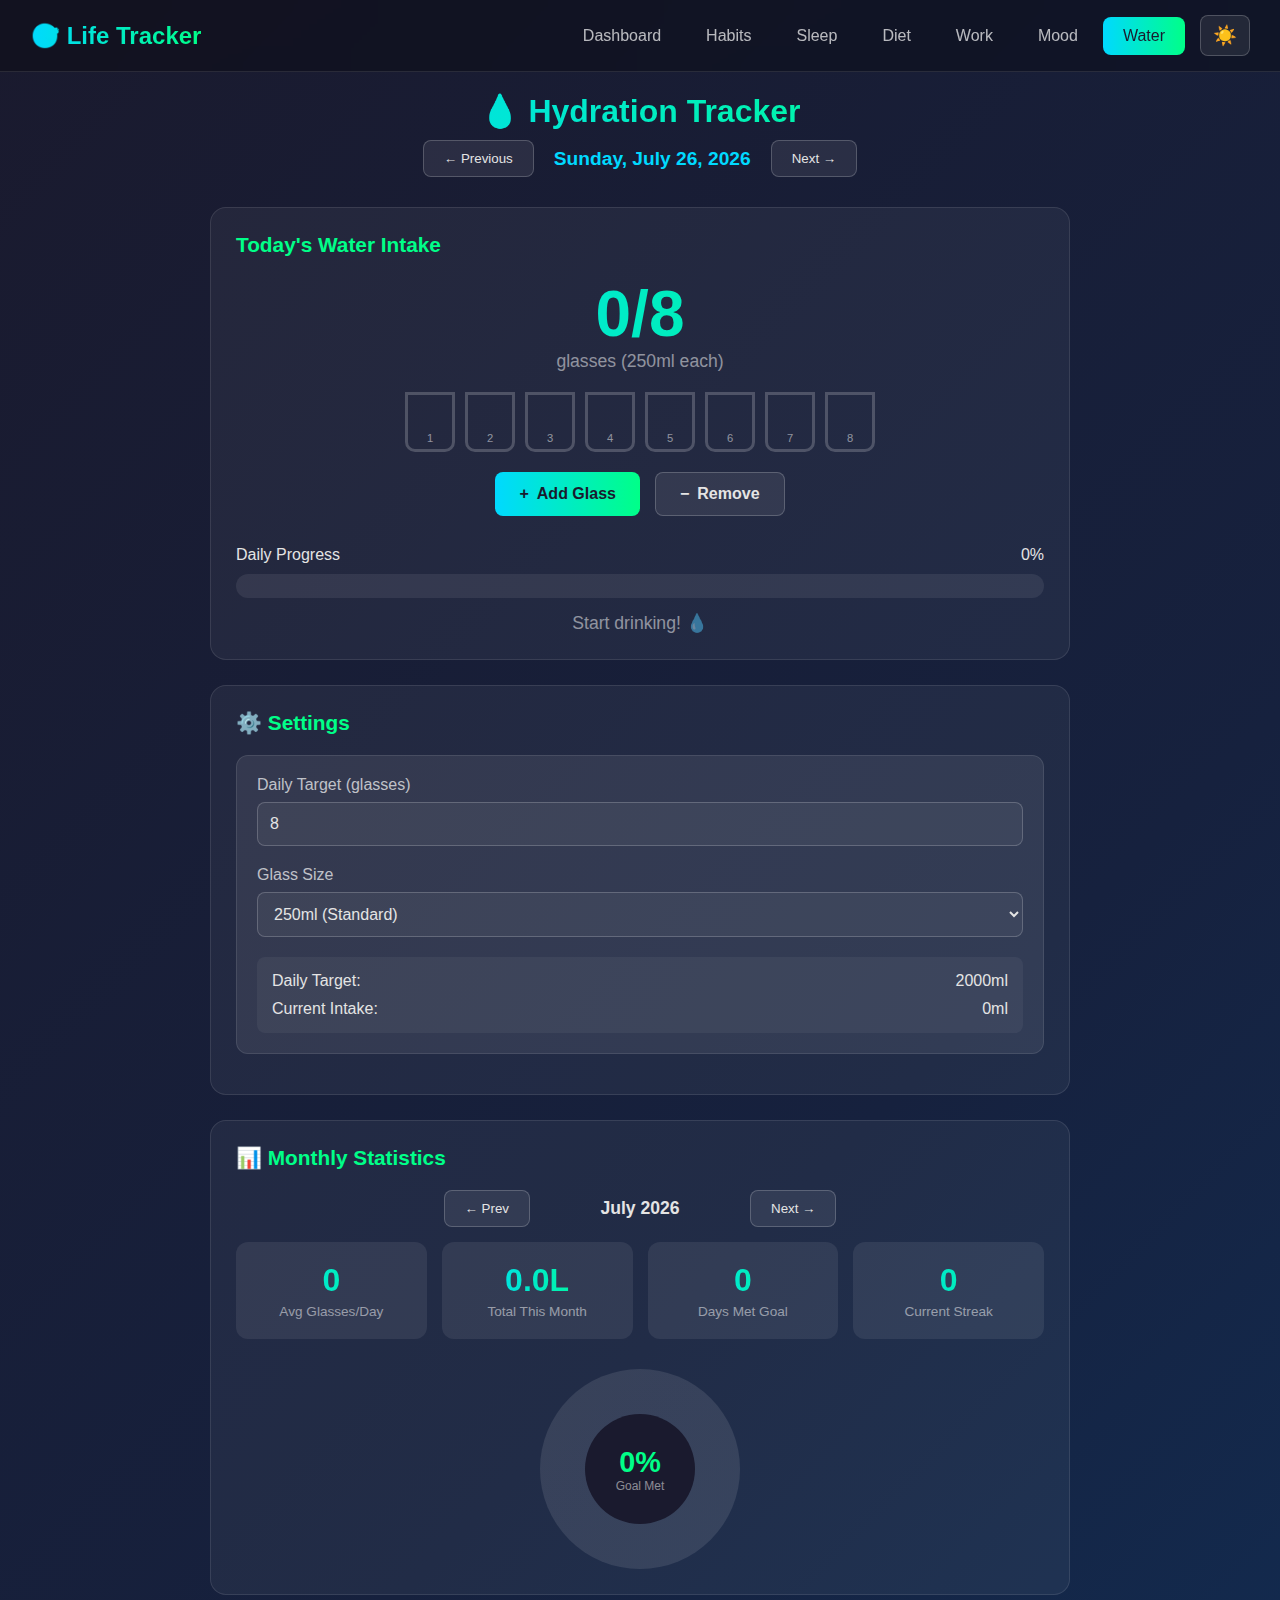
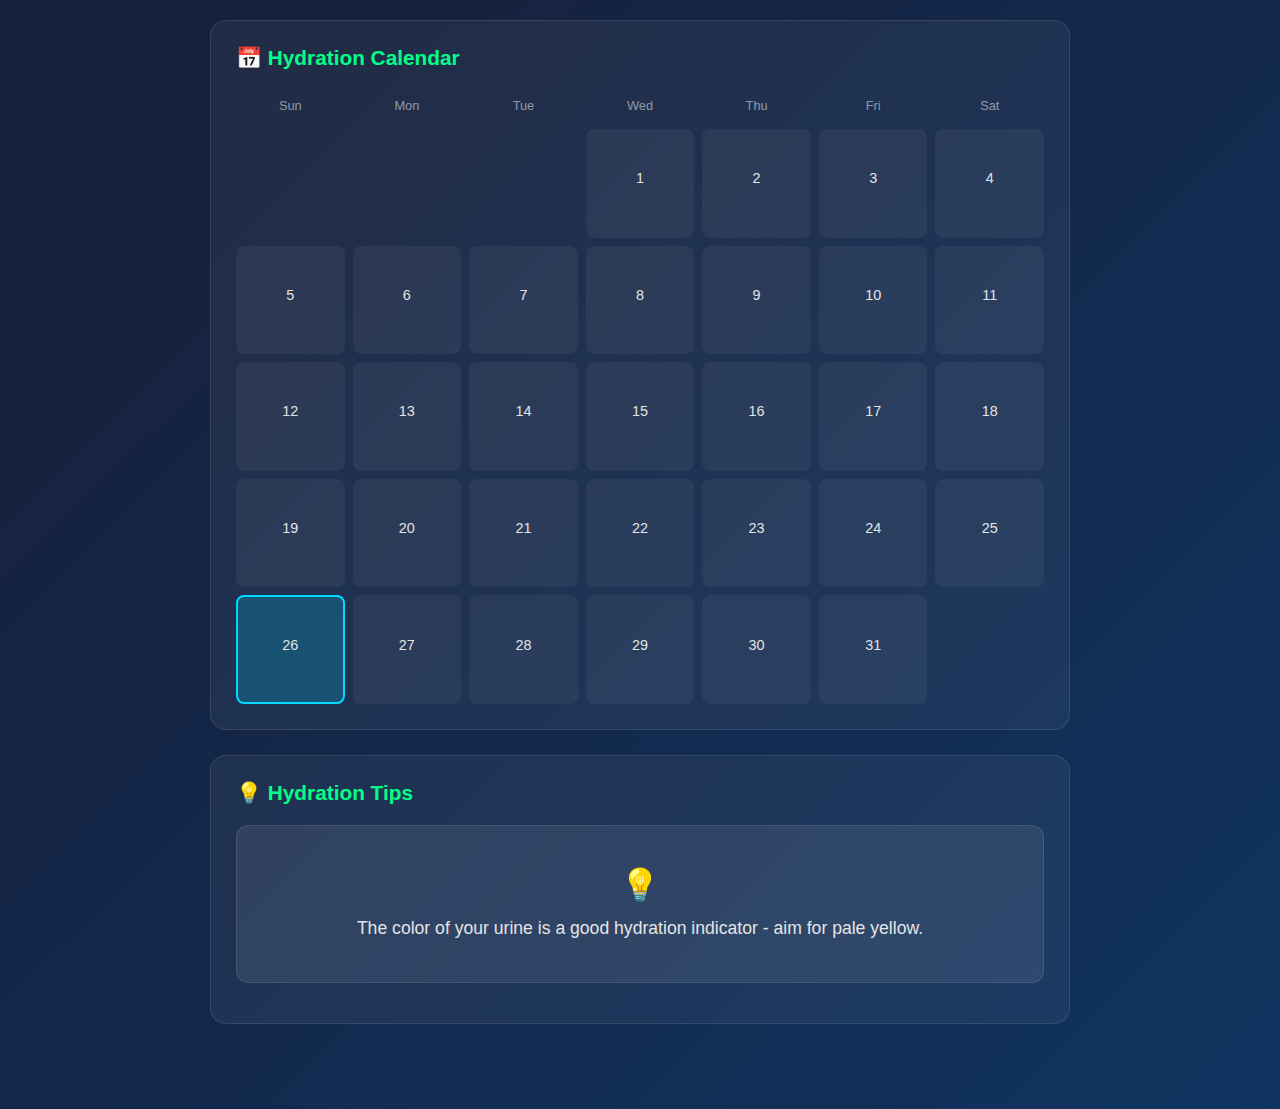
<file: hydration.html>
<!DOCTYPE html>
<html lang="en">
<head>
    <meta charset="UTF-8">
    <meta name="viewport" content="width=device-width, initial-scale=1.0">
    <title>Life Tracker - Hydration</title>
    <link rel="stylesheet" href="styles.css">
</head>
<body>
    <nav class="main-nav">
        <div class="nav-brand">🎯 Life Tracker</div>
        <div class="nav-links">
            <a href="dashboard.html">Dashboard</a>
            <a href="index.html">Habits</a>
            <a href="sleep.html">Sleep</a>
            <a href="diet.html">Diet</a>
            <a href="work.html">Work</a>
            <a href="mood.html">Mood</a>
            <a href="hydration.html" class="active">Water</a>
            <button id="themeToggle" onclick="toggleTheme()">☀️</button>
        </div>
    </nav>

    <div class="container">
        <h1>💧 Hydration Tracker</h1>
        
        <div class="date-nav">
            <button onclick="changeDate(-1)">← Previous</button>
            <span class="current-date" id="currentDate"></span>
            <button onclick="changeDate(1)">Next →</button>
        </div>

        <div class="section">
            <h2>Today's Water Intake</h2>
            <div style="text-align: center; margin-bottom: 20px;">
                <div style="font-size: 4rem; font-weight: 700; background: var(--accent-gradient); -webkit-background-clip: text; -webkit-text-fill-color: transparent;">
                    <span id="currentGlasses">0</span>/<span id="targetGlasses">8</span>
                </div>
                <div style="color: var(--text-muted); font-size: 1.1rem;">glasses (250ml each)</div>
            </div>
            
            <div class="water-glasses" id="waterGlasses"></div>
            
            <div style="display: flex; justify-content: center; gap: 15px; margin-top: 20px;">
                <button class="add-btn" onclick="addGlass()" style="margin: 0;">
                    <span>+</span> Add Glass
                </button>
                <button class="add-btn" onclick="removeGlass()" style="margin: 0; background: var(--bg-card); color: var(--text-primary); border: 1px solid var(--border-light);">
                    <span>−</span> Remove
                </button>
            </div>

            <div class="progress-container" style="margin-top: 30px;">
                <div class="progress-header">
                    <span>Daily Progress</span>
                    <span id="waterPercent">0%</span>
                </div>
                <div class="progress-bar">
                    <div class="progress-fill" id="waterProgressFill" style="width: 0%"></div>
                </div>
            </div>

            <div id="hydrationStatus" style="text-align: center; margin-top: 15px; font-size: 1.1rem;"></div>
        </div>

        <div class="section">
            <h2>⚙️ Settings</h2>
            <div class="data-card">
                <div class="form-group">
                    <label for="dailyTarget">Daily Target (glasses)</label>
                    <input type="number" id="dailyTarget" value="8" min="1" max="20" onchange="updateTarget()">
                </div>
                <div class="form-group">
                    <label for="glassSize">Glass Size</label>
                    <select id="glassSize" onchange="updateGlassSize()">
                        <option value="200">200ml (Small)</option>
                        <option value="250" selected>250ml (Standard)</option>
                        <option value="300">300ml (Medium)</option>
                        <option value="350">350ml (Large)</option>
                        <option value="500">500ml (Bottle)</option>
                    </select>
                </div>
                <div style="margin-top: 15px; padding: 15px; background: var(--bg-secondary); border-radius: 8px;">
                    <div style="display: flex; justify-content: space-between;">
                        <span>Daily Target:</span>
                        <span id="totalMl">2000ml</span>
                    </div>
                    <div style="display: flex; justify-content: space-between; margin-top: 10px;">
                        <span>Current Intake:</span>
                        <span id="currentMl">0ml</span>
                    </div>
                </div>
            </div>
        </div>

        <div class="section">
            <h2>📊 Monthly Statistics</h2>
            <div class="month-nav">
                <button onclick="changeMonth(-1)">← Prev</button>
                <h3 id="historyMonth"></h3>
                <button onclick="changeMonth(1)">Next →</button>
            </div>
            <div class="stats-grid">
                <div class="stat-card">
                    <div class="stat-value" id="avgGlasses">0</div>
                    <div class="stat-label">Avg Glasses/Day</div>
                </div>
                <div class="stat-card">
                    <div class="stat-value" id="totalLiters">0L</div>
                    <div class="stat-label">Total This Month</div>
                </div>
                <div class="stat-card">
                    <div class="stat-value" id="targetDays">0</div>
                    <div class="stat-label">Days Met Goal</div>
                </div>
                <div class="stat-card">
                    <div class="stat-value" id="waterStreak">0</div>
                    <div class="stat-label">Current Streak</div>
                </div>
            </div>

            <div class="chart-container" style="margin-top: 30px;">
                <div class="pie-chart" id="pieChart">
                    <div class="pie-center">
                        <span class="pie-percentage" id="piePercent">0%</span>
                        <span class="pie-label">Goal Met</span>
                    </div>
                </div>
            </div>
        </div>

        <div class="section">
            <h2>📅 Hydration Calendar</h2>
            <div class="calendar-grid" id="waterCalendar"></div>
        </div>

        <div class="section">
            <h2>💡 Hydration Tips</h2>
            <div class="data-card">
                <div id="hydrationTip" style="text-align: center; padding: 20px;">
                    <div style="font-size: 2rem; margin-bottom: 10px;">💡</div>
                    <p id="tipText" style="font-size: 1.1rem; line-height: 1.6;"></p>
                </div>
            </div>
        </div>
    </div>

    <script src="shared.js"></script>
    <script>
        let waterData = JSON.parse(localStorage.getItem('waterData')) || {};
        let waterTarget = JSON.parse(localStorage.getItem('waterTarget')) || 8;
        let glassSize = JSON.parse(localStorage.getItem('glassSize')) || 250;
        let selectedDate = new Date();
        let historyMonth = new Date();

        const tips = [
            "Start your day with a glass of water to kickstart your metabolism!",
            "Keep a water bottle at your desk as a visual reminder to drink.",
            "Set reminders on your phone every 1-2 hours to take a sip.",
            "Drink a glass of water before each meal to aid digestion.",
            "Add lemon, cucumber, or mint for natural flavor without calories.",
            "Your body often confuses thirst with hunger - drink water first!",
            "Drink more water during exercise - aim for an extra 500ml per hour.",
            "Cold water can boost your metabolism slightly.",
            "Herbal teas count toward your water intake too!",
            "The color of your urine is a good hydration indicator - aim for pale yellow."
        ];

        function init() {
            document.getElementById('dailyTarget').value = waterTarget;
            document.getElementById('glassSize').value = glassSize;
            renderDate();
            renderWaterGlasses();
            renderCalendar();
            updateStats();
            showRandomTip();
        }

        function changeDate(delta) {
            selectedDate.setDate(selectedDate.getDate() + delta);
            renderDate();
            renderWaterGlasses();
        }

        function renderDate() {
            document.getElementById('currentDate').textContent = formatDisplayDate(selectedDate);
        }

        function renderWaterGlasses() {
            const dateKey = formatDate(selectedDate);
            const glasses = waterData[dateKey] || 0;
            const container = document.getElementById('waterGlasses');
            
            let html = '';
            for (let i = 1; i <= waterTarget; i++) {
                html += `
                    <div class="water-glass ${i <= glasses ? 'filled' : ''}" onclick="setGlasses(${i})">
                        <span>${i}</span>
                    </div>
                `;
            }
            container.innerHTML = html;
            
            document.getElementById('currentGlasses').textContent = glasses;
            document.getElementById('targetGlasses').textContent = waterTarget;
            
            const percent = Math.min((glasses / waterTarget) * 100, 100);
            document.getElementById('waterPercent').textContent = `${Math.round(percent)}%`;
            document.getElementById('waterProgressFill').style.width = `${percent}%`;
            
            // Update ml display
            document.getElementById('totalMl').textContent = `${waterTarget * glassSize}ml`;
            document.getElementById('currentMl').textContent = `${glasses * glassSize}ml`;
            
            // Status message
            const status = document.getElementById('hydrationStatus');
            if (glasses === 0) {
                status.innerHTML = '<span style="color: var(--text-muted);">Start drinking! 💧</span>';
            } else if (glasses < waterTarget * 0.5) {
                status.innerHTML = '<span style="color: var(--warning-color);">Keep going! You\'re making progress 🌊</span>';
            } else if (glasses < waterTarget) {
                status.innerHTML = '<span style="color: var(--accent-primary);">Almost there! Just a few more glasses 💪</span>';
            } else {
                status.innerHTML = '<span style="color: var(--good-color);">🎉 Goal reached! Great job staying hydrated!</span>';
            }
        }

        function setGlasses(count) {
            const dateKey = formatDate(selectedDate);
            waterData[dateKey] = count;
            localStorage.setItem('waterData', JSON.stringify(waterData));
            renderWaterGlasses();
            renderCalendar();
            updateStats();
        }

        function addGlass() {
            const dateKey = formatDate(selectedDate);
            const current = waterData[dateKey] || 0;
            if (current < 20) {
                waterData[dateKey] = current + 1;
                localStorage.setItem('waterData', JSON.stringify(waterData));
                renderWaterGlasses();
                renderCalendar();
                updateStats();
            }
        }

        function removeGlass() {
            const dateKey = formatDate(selectedDate);
            const current = waterData[dateKey] || 0;
            if (current > 0) {
                waterData[dateKey] = current - 1;
                localStorage.setItem('waterData', JSON.stringify(waterData));
                renderWaterGlasses();
                renderCalendar();
                updateStats();
            }
        }

        function updateTarget() {
            waterTarget = parseInt(document.getElementById('dailyTarget').value) || 8;
            localStorage.setItem('waterTarget', JSON.stringify(waterTarget));
            renderWaterGlasses();
            renderCalendar();
            updateStats();
        }

        function updateGlassSize() {
            glassSize = parseInt(document.getElementById('glassSize').value) || 250;
            localStorage.setItem('glassSize', JSON.stringify(glassSize));
            renderWaterGlasses();
        }

        function changeMonth(delta) {
            historyMonth.setMonth(historyMonth.getMonth() + delta);
            renderCalendar();
            updateStats();
        }

        function renderCalendar() {
            const container = document.getElementById('waterCalendar');
            const monthLabel = document.getElementById('historyMonth');
            
            const year = historyMonth.getFullYear();
            const month = historyMonth.getMonth();
            
            monthLabel.textContent = historyMonth.toLocaleDateString('en-US', { month: 'long', year: 'numeric' });
            
            const firstDay = new Date(year, month, 1);
            const lastDay = new Date(year, month + 1, 0);
            const startDay = firstDay.getDay();
            
            const days = ['Sun', 'Mon', 'Tue', 'Wed', 'Thu', 'Fri', 'Sat'];
            let html = days.map(d => `<div class="calendar-header">${d}</div>`).join('');
            
            for (let i = 0; i < startDay; i++) {
                html += '<div class="calendar-day empty"></div>';
            }
            
            const today = new Date();
            
            for (let day = 1; day <= lastDay.getDate(); day++) {
                const date = new Date(year, month, day);
                const dateKey = formatDate(date);
                const glasses = waterData[dateKey] || 0;
                const percent = (glasses / waterTarget) * 100;
                const isToday = date.toDateString() === today.toDateString();
                const isSelected = date.toDateString() === selectedDate.toDateString();
                
                let dotClass = '';
                if (percent >= 100) dotClass = 'high';
                else if (percent >= 50) dotClass = 'medium';
                else if (percent > 0) dotClass = 'low';
                
                html += `
                    <div class="calendar-day ${isToday ? 'today' : ''} ${isSelected ? 'selected' : ''}" 
                         onclick="goToDate(${year}, ${month}, ${day})">
                        ${day}
                        <div class="completion-dot ${dotClass}"></div>
                    </div>
                `;
            }
            
            container.innerHTML = html;
        }

        function goToDate(year, month, day) {
            selectedDate = new Date(year, month, day);
            renderDate();
            renderWaterGlasses();
            renderCalendar();
        }

        function updateStats() {
            const year = historyMonth.getFullYear();
            const month = historyMonth.getMonth();
            const today = new Date();
            
            const lastDay = new Date(year, month + 1, 0).getDate();
            const isCurrentMonth = year === today.getFullYear() && month === today.getMonth();
            const countUntilDay = isCurrentMonth ? today.getDate() : lastDay;

            let totalGlasses = 0;
            let targetDays = 0;
            let daysWithData = 0;

            for (let day = 1; day <= countUntilDay; day++) {
                const date = new Date(year, month, day);
                const dateKey = formatDate(date);
                const glasses = waterData[dateKey] || 0;
                
                if (glasses > 0) {
                    daysWithData++;
                    totalGlasses += glasses;
                    if (glasses >= waterTarget) targetDays++;
                }
            }

            const avgGlasses = daysWithData > 0 ? (totalGlasses / daysWithData).toFixed(1) : 0;
            const totalLiters = ((totalGlasses * glassSize) / 1000).toFixed(1);
            
            document.getElementById('avgGlasses').textContent = avgGlasses;
            document.getElementById('totalLiters').textContent = `${totalLiters}L`;
            document.getElementById('targetDays').textContent = targetDays;
            
            // Streak
            let streak = 0;
            let checkDate = new Date(today);
            while (true) {
                const dateKey = formatDate(checkDate);
                if ((waterData[dateKey] || 0) >= waterTarget) {
                    streak++;
                    checkDate.setDate(checkDate.getDate() - 1);
                } else {
                    break;
                }
            }
            document.getElementById('waterStreak').textContent = streak;
            
            // Pie chart
            const goalPercent = daysWithData > 0 ? Math.round((targetDays / daysWithData) * 100) : 0;
            document.getElementById('piePercent').textContent = `${goalPercent}%`;
            const pieChart = document.getElementById('pieChart');
            const completedDeg = (goalPercent / 100) * 360;
            pieChart.style.background = `conic-gradient(
                #00d9ff 0deg,
                #00ff88 ${completedDeg}deg,
                var(--pie-empty) ${completedDeg}deg
            )`;
        }

        function showRandomTip() {
            const tip = tips[Math.floor(Math.random() * tips.length)];
            document.getElementById('tipText').textContent = tip;
        }

        init();
    </script>
</body>
</html>
</file>
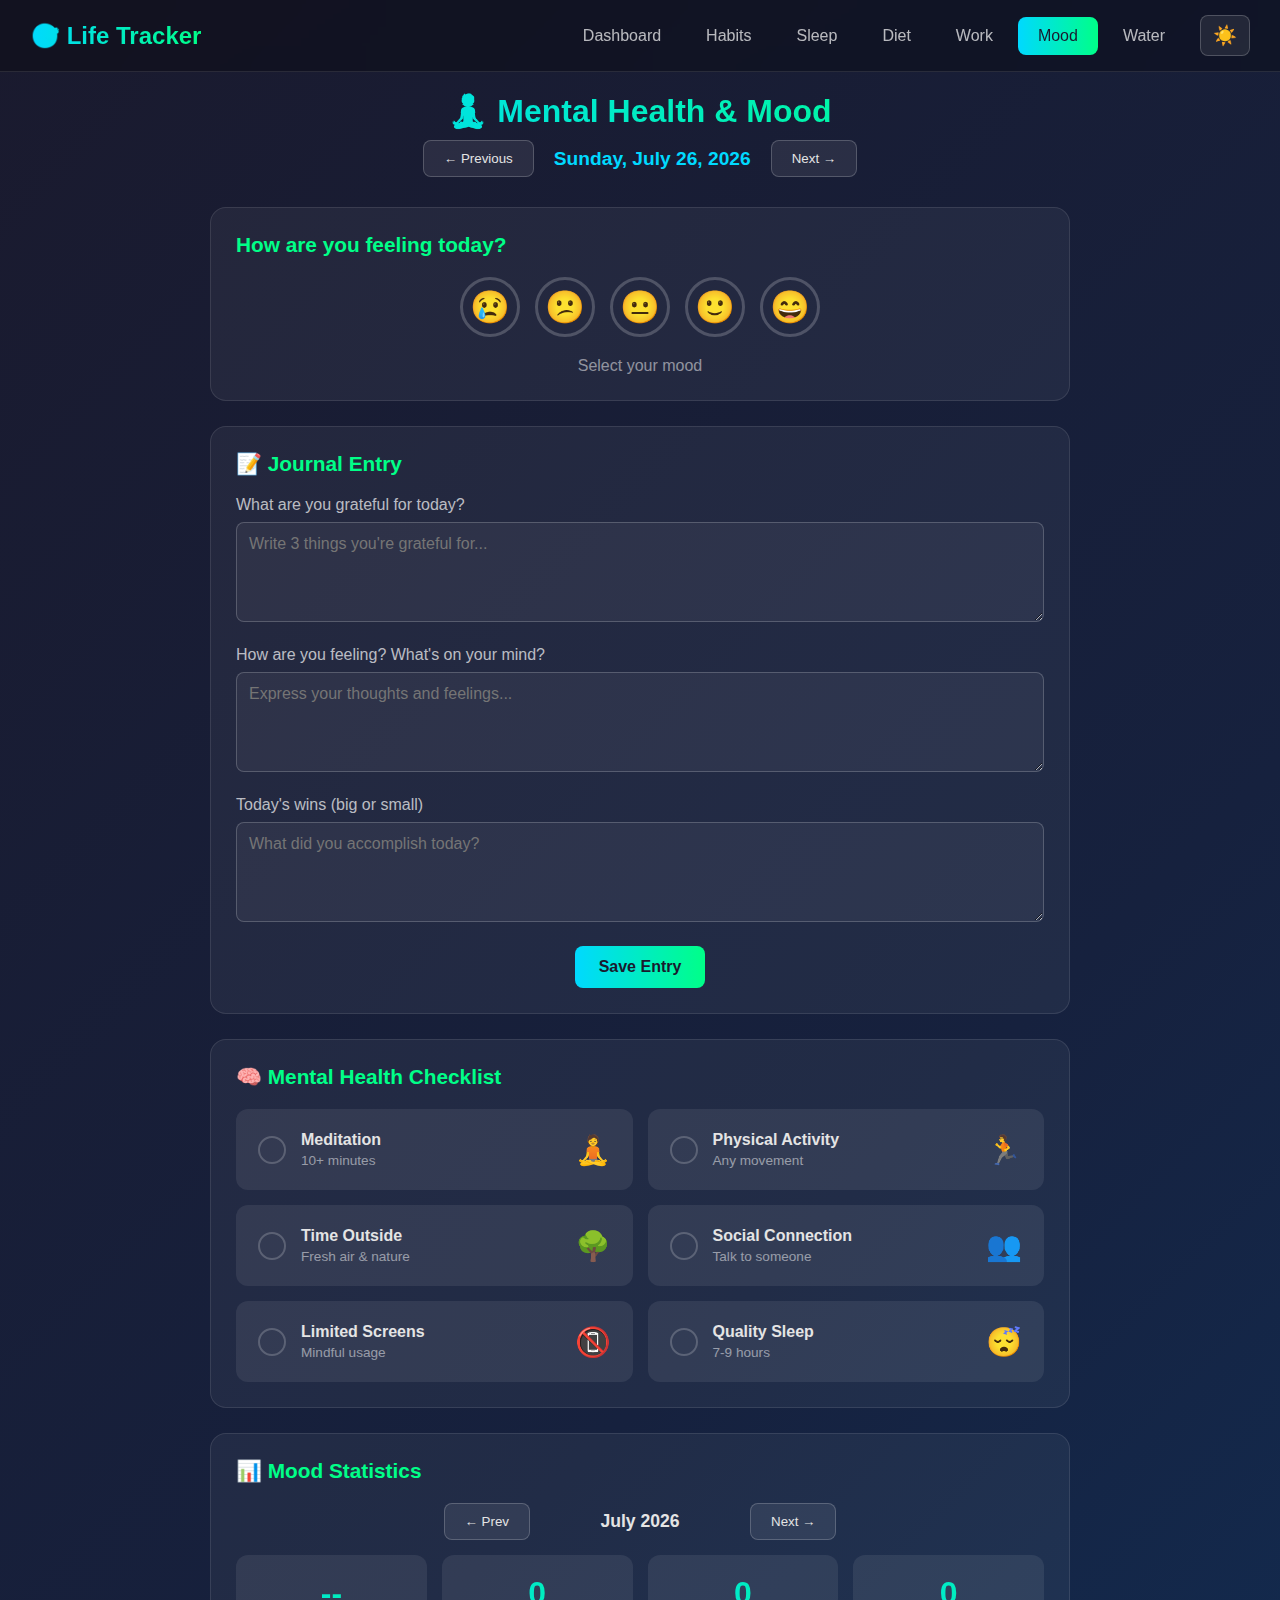
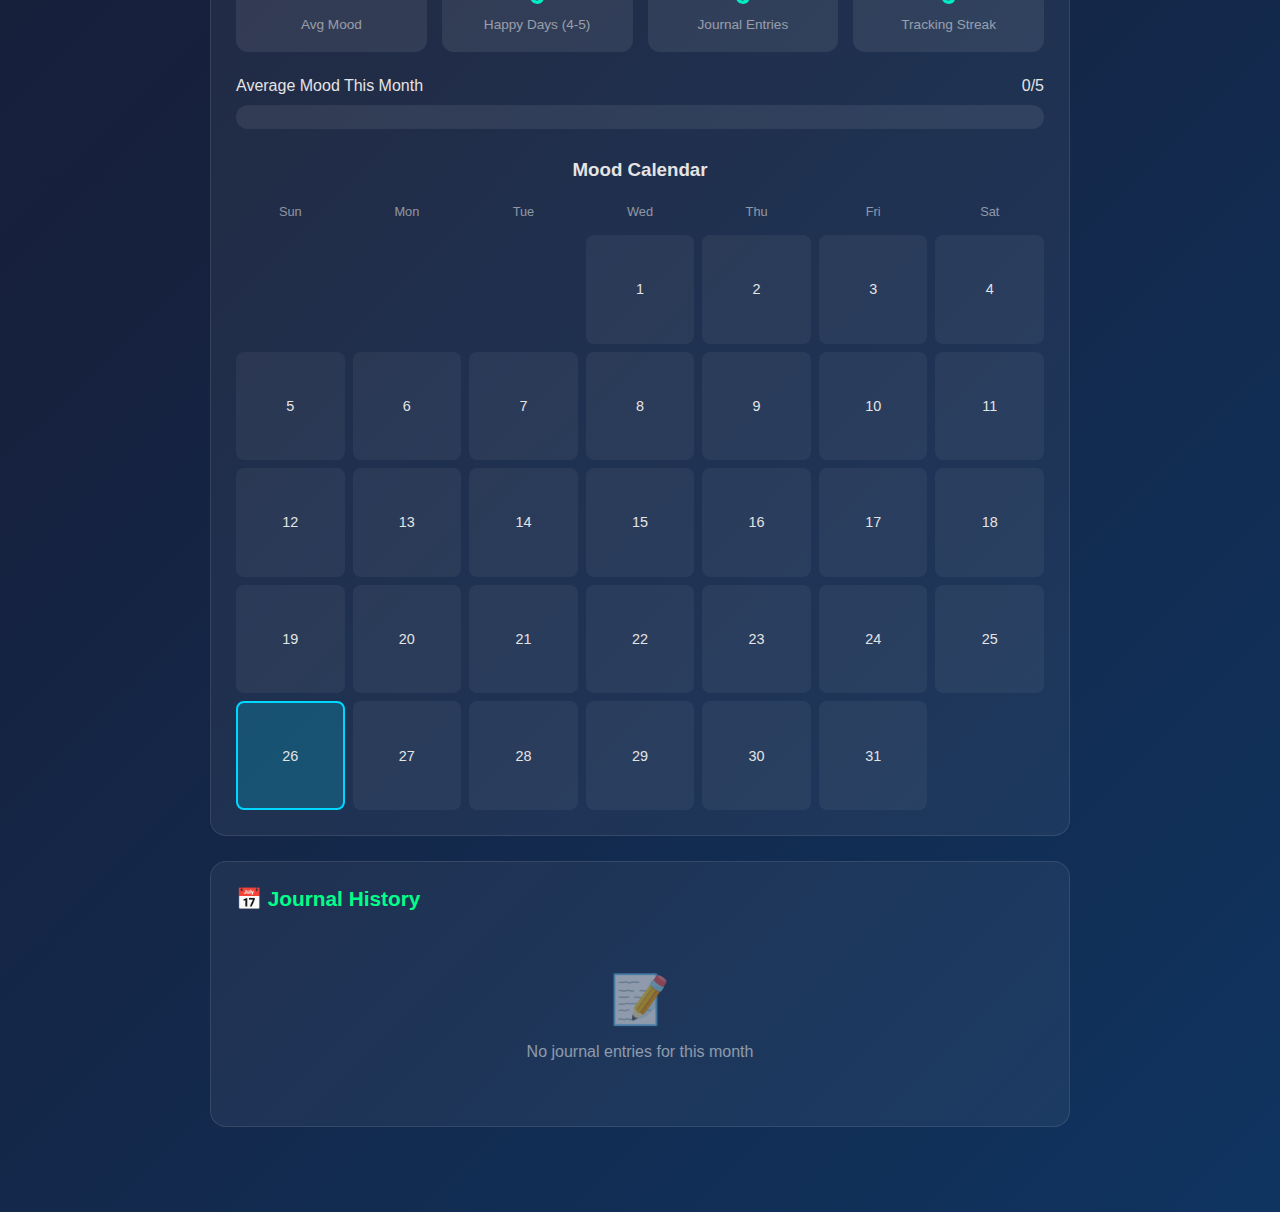
<file: mood.html>
<!DOCTYPE html>
<html lang="en">
<head>
    <meta charset="UTF-8">
    <meta name="viewport" content="width=device-width, initial-scale=1.0">
    <title>Life Tracker - Mood</title>
    <link rel="stylesheet" href="styles.css">
</head>
<body>
    <nav class="main-nav">
        <div class="nav-brand">🎯 Life Tracker</div>
        <div class="nav-links">
            <a href="dashboard.html">Dashboard</a>
            <a href="index.html">Habits</a>
            <a href="sleep.html">Sleep</a>
            <a href="diet.html">Diet</a>
            <a href="work.html">Work</a>
            <a href="mood.html" class="active">Mood</a>
            <a href="hydration.html">Water</a>
            <button id="themeToggle" onclick="toggleTheme()">☀️</button>
        </div>
    </nav>

    <div class="container">
        <h1>🧘 Mental Health & Mood</h1>
        
        <div class="date-nav">
            <button onclick="changeDate(-1)">← Previous</button>
            <span class="current-date" id="currentDate"></span>
            <button onclick="changeDate(1)">Next →</button>
        </div>

        <div class="section">
            <h2>How are you feeling today?</h2>
            <div class="mood-selector" id="moodSelector">
                <div class="mood-option" data-mood="1" onclick="selectMood(1)">😢</div>
                <div class="mood-option" data-mood="2" onclick="selectMood(2)">😕</div>
                <div class="mood-option" data-mood="3" onclick="selectMood(3)">😐</div>
                <div class="mood-option" data-mood="4" onclick="selectMood(4)">🙂</div>
                <div class="mood-option" data-mood="5" onclick="selectMood(5)">😄</div>
            </div>
            <div style="text-align: center; margin-top: 10px;">
                <span id="moodLabel" style="color: var(--text-muted);">Select your mood</span>
            </div>
        </div>

        <div class="section">
            <h2>📝 Journal Entry</h2>
            <div class="form-group">
                <label for="gratitude">What are you grateful for today?</label>
                <textarea id="gratitude" placeholder="Write 3 things you're grateful for..."></textarea>
            </div>
            <div class="form-group">
                <label for="thoughts">How are you feeling? What's on your mind?</label>
                <textarea id="thoughts" placeholder="Express your thoughts and feelings..."></textarea>
            </div>
            <div class="form-group">
                <label for="wins">Today's wins (big or small)</label>
                <textarea id="wins" placeholder="What did you accomplish today?"></textarea>
            </div>
            <button class="add-btn" onclick="saveEntry()">Save Entry</button>
        </div>

        <div class="section">
            <h2>🧠 Mental Health Checklist</h2>
            <div class="habits-grid" id="mentalChecklist"></div>
        </div>

        <div class="section">
            <h2>📊 Mood Statistics</h2>
            <div class="month-nav">
                <button onclick="changeMonth(-1)">← Prev</button>
                <h3 id="historyMonth"></h3>
                <button onclick="changeMonth(1)">Next →</button>
            </div>
            <div class="stats-grid">
                <div class="stat-card">
                    <div class="stat-value" id="avgMood">--</div>
                    <div class="stat-label">Avg Mood</div>
                </div>
                <div class="stat-card">
                    <div class="stat-value" id="happyDays">0</div>
                    <div class="stat-label">Happy Days (4-5)</div>
                </div>
                <div class="stat-card">
                    <div class="stat-value" id="journalDays">0</div>
                    <div class="stat-label">Journal Entries</div>
                </div>
                <div class="stat-card">
                    <div class="stat-value" id="moodStreak">0</div>
                    <div class="stat-label">Tracking Streak</div>
                </div>
            </div>

            <div class="progress-container" style="margin-top: 20px;">
                <div class="progress-header">
                    <span>Average Mood This Month</span>
                    <span id="moodProgressLabel">0/5</span>
                </div>
                <div class="progress-bar">
                    <div class="progress-fill" id="moodProgressFill" style="width: 0%"></div>
                </div>
            </div>

            <div style="margin-top: 30px;">
                <h3 style="text-align: center; margin-bottom: 15px;">Mood Calendar</h3>
                <div class="calendar-grid" id="moodCalendar"></div>
            </div>
        </div>

        <div class="section">
            <h2>📅 Journal History</h2>
            <div id="journalHistory"></div>
        </div>
    </div>

    <script src="shared.js"></script>
    <script>
        let moodData = JSON.parse(localStorage.getItem('moodData')) || {};
        let selectedDate = new Date();
        let historyMonth = new Date();
        
        const moodLabels = ['Very Low', 'Low', 'Neutral', 'Good', 'Great'];
        const moodEmojis = ['😢', '😕', '😐', '🙂', '😄'];
        
        const mentalHealthChecks = [
            { id: 'meditation', name: 'Meditation', description: '10+ minutes', icon: '🧘' },
            { id: 'exercise', name: 'Physical Activity', description: 'Any movement', icon: '🏃' },
            { id: 'nature', name: 'Time Outside', description: 'Fresh air & nature', icon: '🌳' },
            { id: 'social', name: 'Social Connection', description: 'Talk to someone', icon: '👥' },
            { id: 'screens', name: 'Limited Screens', description: 'Mindful usage', icon: '📵' },
            { id: 'sleep', name: 'Quality Sleep', description: '7-9 hours', icon: '😴' }
        ];

        function init() {
            renderDate();
            loadEntry();
            renderMentalChecklist();
            renderMoodCalendar();
            updateStats();
            renderJournalHistory();
        }

        function changeDate(delta) {
            saveEntry(false);
            selectedDate.setDate(selectedDate.getDate() + delta);
            renderDate();
            loadEntry();
            renderMentalChecklist();
        }

        function renderDate() {
            document.getElementById('currentDate').textContent = formatDisplayDate(selectedDate);
        }

        function selectMood(mood) {
            document.querySelectorAll('.mood-option').forEach(el => el.classList.remove('selected'));
            document.querySelector(`.mood-option[data-mood="${mood}"]`).classList.add('selected');
            document.getElementById('moodLabel').textContent = moodLabels[mood - 1];
            
            const dateKey = formatDate(selectedDate);
            if (!moodData[dateKey]) moodData[dateKey] = {};
            moodData[dateKey].mood = mood;
            localStorage.setItem('moodData', JSON.stringify(moodData));
            renderMoodCalendar();
            updateStats();
        }

        function loadEntry() {
            const dateKey = formatDate(selectedDate);
            const entry = moodData[dateKey] || {};
            
            document.querySelectorAll('.mood-option').forEach(el => el.classList.remove('selected'));
            if (entry.mood) {
                document.querySelector(`.mood-option[data-mood="${entry.mood}"]`).classList.add('selected');
                document.getElementById('moodLabel').textContent = moodLabels[entry.mood - 1];
            } else {
                document.getElementById('moodLabel').textContent = 'Select your mood';
            }
            
            document.getElementById('gratitude').value = entry.gratitude || '';
            document.getElementById('thoughts').value = entry.thoughts || '';
            document.getElementById('wins').value = entry.wins || '';
        }

        function saveEntry(showAlert = true) {
            const dateKey = formatDate(selectedDate);
            const selectedMood = document.querySelector('.mood-option.selected');
            
            if (!moodData[dateKey]) moodData[dateKey] = {};
            
            if (selectedMood) {
                moodData[dateKey].mood = parseInt(selectedMood.dataset.mood);
            }
            
            moodData[dateKey].gratitude = document.getElementById('gratitude').value.trim();
            moodData[dateKey].thoughts = document.getElementById('thoughts').value.trim();
            moodData[dateKey].wins = document.getElementById('wins').value.trim();
            
            const checks = [];
            document.querySelectorAll('.habit-card.completed').forEach(card => {
                checks.push(card.dataset.id);
            });
            moodData[dateKey].mentalChecks = checks;
            
            localStorage.setItem('moodData', JSON.stringify(moodData));
            
            if (showAlert) {
                renderMoodCalendar();
                updateStats();
                renderJournalHistory();
                alert('Entry saved! 💚');
            }
        }

        function renderMentalChecklist() {
            const dateKey = formatDate(selectedDate);
            const entry = moodData[dateKey] || {};
            const checks = entry.mentalChecks || [];
            
            const container = document.getElementById('mentalChecklist');
            container.innerHTML = mentalHealthChecks.map(check => `
                <div class="habit-card ${checks.includes(check.id) ? 'completed' : ''}" 
                     data-id="${check.id}"
                     onclick="toggleMentalCheck('${check.id}')">
                    <div class="habit-checkbox"></div>
                    <div class="habit-info">
                        <h3>${check.name}</h3>
                        <p>${check.description}</p>
                    </div>
                    <span class="habit-icon">${check.icon}</span>
                </div>
            `).join('');
        }

        function toggleMentalCheck(id) {
            const card = document.querySelector(`.habit-card[data-id="${id}"]`);
            card.classList.toggle('completed');
            
            const dateKey = formatDate(selectedDate);
            if (!moodData[dateKey]) moodData[dateKey] = {};
            
            const checks = [];
            document.querySelectorAll('.habit-card.completed').forEach(c => {
                checks.push(c.dataset.id);
            });
            moodData[dateKey].mentalChecks = checks;
            localStorage.setItem('moodData', JSON.stringify(moodData));
        }

        function changeMonth(delta) {
            historyMonth.setMonth(historyMonth.getMonth() + delta);
            renderMoodCalendar();
            updateStats();
            renderJournalHistory();
        }

        function renderMoodCalendar() {
            const container = document.getElementById('moodCalendar');
            const monthLabel = document.getElementById('historyMonth');
            
            const year = historyMonth.getFullYear();
            const month = historyMonth.getMonth();
            
            monthLabel.textContent = historyMonth.toLocaleDateString('en-US', { month: 'long', year: 'numeric' });
            
            const firstDay = new Date(year, month, 1);
            const lastDay = new Date(year, month + 1, 0);
            const startDay = firstDay.getDay();
            
            const days = ['Sun', 'Mon', 'Tue', 'Wed', 'Thu', 'Fri', 'Sat'];
            let html = days.map(d => `<div class="calendar-header">${d}</div>`).join('');
            
            for (let i = 0; i < startDay; i++) {
                html += '<div class="calendar-day empty"></div>';
            }
            
            const today = new Date();
            const moodColors = ['#ff6b6b', '#ffa07a', '#ffd700', '#90EE90', '#00ff88'];
            
            for (let day = 1; day <= lastDay.getDate(); day++) {
                const date = new Date(year, month, day);
                const dateKey = formatDate(date);
                const entry = moodData[dateKey];
                const isToday = date.toDateString() === today.toDateString();
                const isSelected = date.toDateString() === selectedDate.toDateString();
                
                let moodIndicator = '';
                if (entry?.mood) {
                    moodIndicator = `<div style="font-size: 1.2rem; margin-top: 2px;">${moodEmojis[entry.mood - 1]}</div>`;
                }
                
                html += `
                    <div class="calendar-day ${isToday ? 'today' : ''} ${isSelected ? 'selected' : ''}" 
                         onclick="goToDate(${year}, ${month}, ${day})"
                         style="${entry?.mood ? `background: ${moodColors[entry.mood - 1]}20;` : ''}">
                        ${day}
                        ${moodIndicator}
                    </div>
                `;
            }
            
            container.innerHTML = html;
        }

        function goToDate(year, month, day) {
            saveEntry(false);
            selectedDate = new Date(year, month, day);
            renderDate();
            loadEntry();
            renderMentalChecklist();
            renderMoodCalendar();
        }

        function updateStats() {
            const year = historyMonth.getFullYear();
            const month = historyMonth.getMonth();
            const today = new Date();
            
            const lastDay = new Date(year, month + 1, 0).getDate();
            const isCurrentMonth = year === today.getFullYear() && month === today.getMonth();
            const countUntilDay = isCurrentMonth ? today.getDate() : lastDay;

            let totalMood = 0;
            let moodDays = 0;
            let happyDays = 0;
            let journalDays = 0;

            for (let day = 1; day <= countUntilDay; day++) {
                const date = new Date(year, month, day);
                const dateKey = formatDate(date);
                const entry = moodData[dateKey];

                if (entry?.mood) {
                    moodDays++;
                    totalMood += entry.mood;
                    if (entry.mood >= 4) happyDays++;
                }
                
                if (entry?.gratitude || entry?.thoughts || entry?.wins) {
                    journalDays++;
                }
            }

            const avgMood = moodDays > 0 ? (totalMood / moodDays).toFixed(1) : '--';
            document.getElementById('avgMood').textContent = avgMood !== '--' ? `${avgMood}/5` : '--';
            document.getElementById('happyDays').textContent = happyDays;
            document.getElementById('journalDays').textContent = journalDays;
            
            let streak = 0;
            let checkDate = new Date(today);
            while (true) {
                const dateKey = formatDate(checkDate);
                if (moodData[dateKey]?.mood) {
                    streak++;
                    checkDate.setDate(checkDate.getDate() - 1);
                } else {
                    break;
                }
            }
            document.getElementById('moodStreak').textContent = streak;
            
            const moodPercent = avgMood !== '--' ? (parseFloat(avgMood) / 5) * 100 : 0;
            document.getElementById('moodProgressLabel').textContent = avgMood !== '--' ? `${avgMood}/5` : '0/5';
            document.getElementById('moodProgressFill').style.width = `${moodPercent}%`;
        }

        function renderJournalHistory() {
            const container = document.getElementById('journalHistory');
            const year = historyMonth.getFullYear();
            const month = historyMonth.getMonth();
            const lastDay = new Date(year, month + 1, 0).getDate();
            
            let html = '';
            let hasEntries = false;

            for (let day = lastDay; day >= 1; day--) {
                const date = new Date(year, month, day);
                const dateKey = formatDate(date);
                const entry = moodData[dateKey];

                if (entry && (entry.gratitude || entry.thoughts || entry.wins)) {
                    hasEntries = true;
                    html += `
                        <div class="data-card">
                            <div class="data-card-header">
                                <div class="data-card-title">
                                    ${entry.mood ? moodEmojis[entry.mood - 1] : ''} ${formatShortDate(date)}
                                </div>
                                <div class="data-card-actions">
                                    <button onclick="goToDate(${year}, ${month}, ${day})">Edit</button>
                                </div>
                            </div>
                            ${entry.gratitude ? `
                                <div style="margin-bottom: 10px;">
                                    <strong style="color: var(--accent-secondary);">Grateful for:</strong>
                                    <p style="margin-top: 5px; white-space: pre-wrap;">${entry.gratitude}</p>
                                </div>
                            ` : ''}
                            ${entry.thoughts ? `
                                <div style="margin-bottom: 10px;">
                                    <strong style="color: var(--accent-primary);">Thoughts:</strong>
                                    <p style="margin-top: 5px; white-space: pre-wrap;">${entry.thoughts}</p>
                                </div>
                            ` : ''}
                            ${entry.wins ? `
                                <div>
                                    <strong style="color: var(--warning-color);">Wins:</strong>
                                    <p style="margin-top: 5px; white-space: pre-wrap;">${entry.wins}</p>
                                </div>
                            ` : ''}
                        </div>
                    `;
                }
            }

            if (!hasEntries) {
                html = `
                    <div class="empty-state">
                        <div class="empty-state-icon">📝</div>
                        <p>No journal entries for this month</p>
                    </div>
                `;
            }

            container.innerHTML = html;
        }

        init();
    </script>
</body>
</html>
</file>
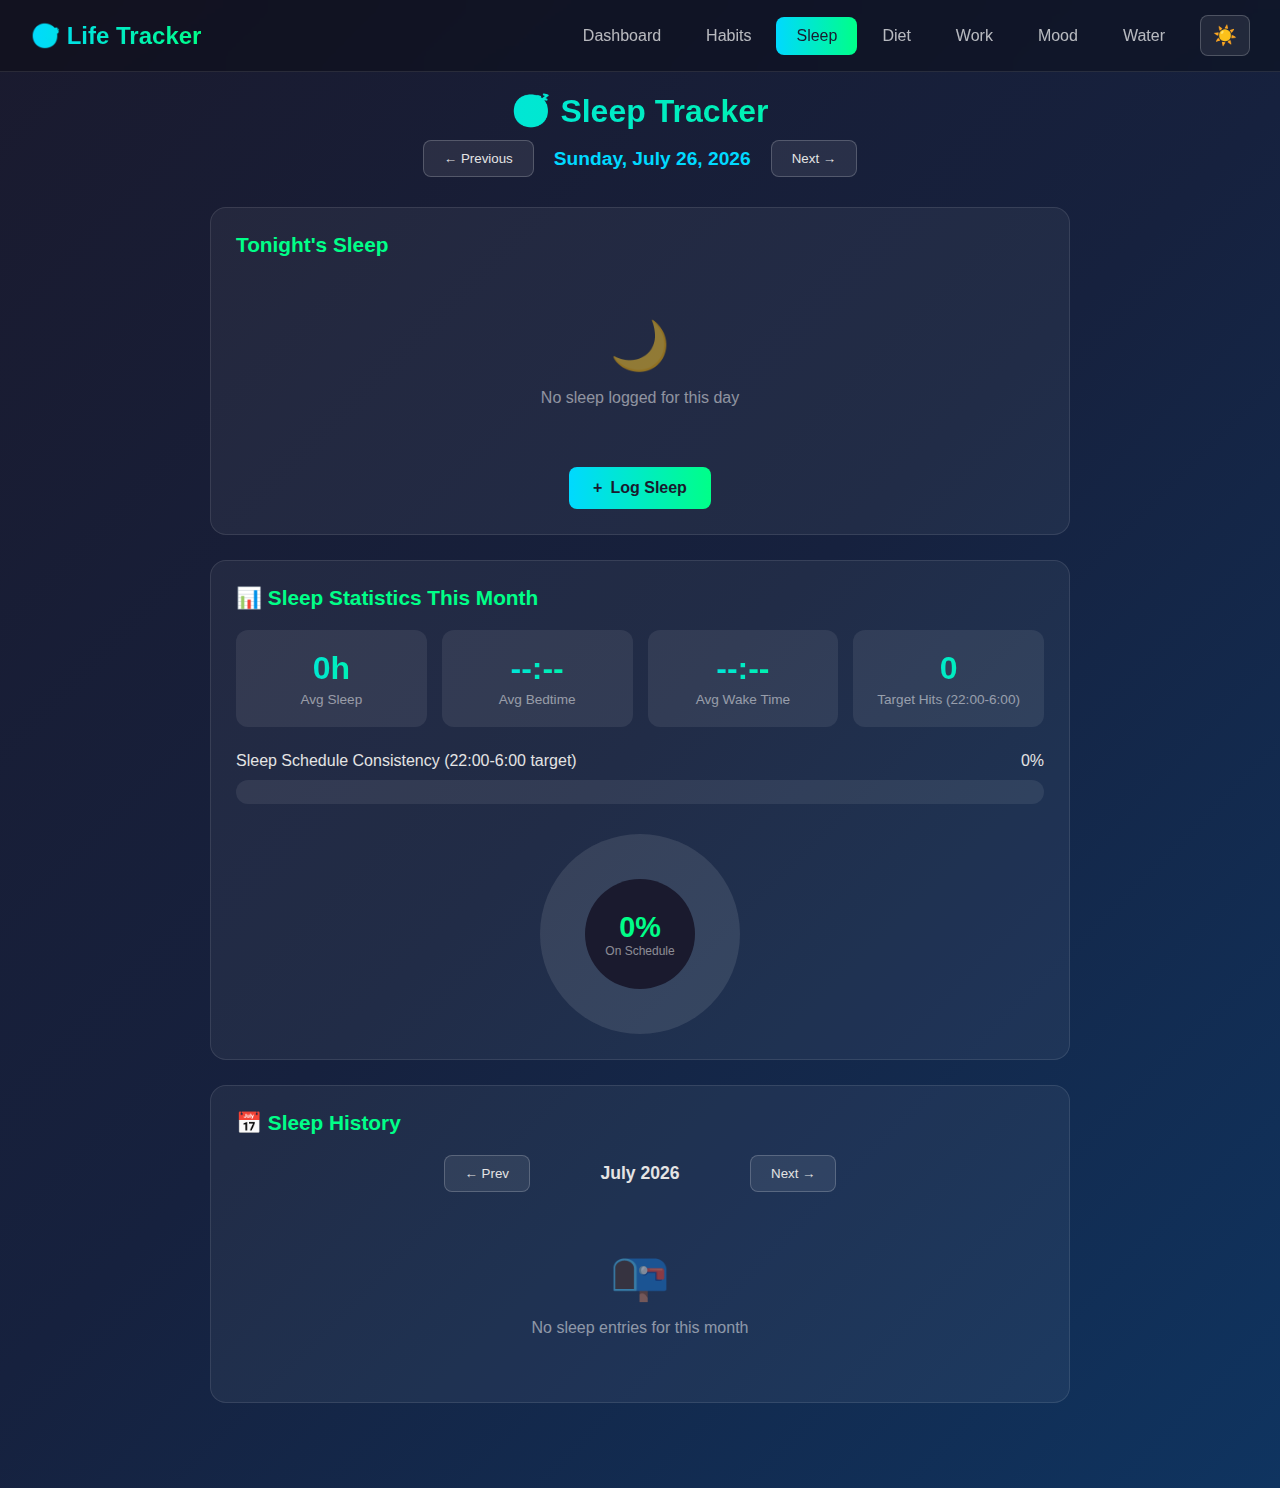
<file: sleep.html>
<!DOCTYPE html>
<html lang="en">
<head>
    <meta charset="UTF-8">
    <meta name="viewport" content="width=device-width, initial-scale=1.0">
    <title>Life Tracker - Sleep</title>
    <link rel="stylesheet" href="styles.css">
</head>
<body>
    <nav class="main-nav">
        <div class="nav-brand">🎯 Life Tracker</div>
        <div class="nav-links">
            <a href="dashboard.html">Dashboard</a>
            <a href="index.html">Habits</a>
            <a href="sleep.html" class="active">Sleep</a>
            <a href="diet.html">Diet</a>
            <a href="work.html">Work</a>
            <a href="mood.html">Mood</a>
            <a href="hydration.html">Water</a>
            <button id="themeToggle" onclick="toggleTheme()">☀️</button>
        </div>
    </nav>

    <div class="container">
        <h1>😴 Sleep Tracker</h1>
        
        <div class="date-nav">
            <button onclick="changeDate(-1)">← Previous</button>
            <span class="current-date" id="currentDate"></span>
            <button onclick="changeDate(1)">Next →</button>
        </div>

        <div class="section">
            <h2>Tonight's Sleep</h2>
            <div id="sleepEntry">
                <!-- Will be filled by JS -->
            </div>
            <button class="add-btn" id="addSleepBtn" onclick="openModal()">
                <span>+</span> Log Sleep
            </button>
        </div>

        <div class="section">
            <h2>📊 Sleep Statistics This Month</h2>
            <div class="stats-grid">
                <div class="stat-card">
                    <div class="stat-value" id="avgSleep">0h</div>
                    <div class="stat-label">Avg Sleep</div>
                </div>
                <div class="stat-card">
                    <div class="stat-value" id="avgBedtime">--:--</div>
                    <div class="stat-label">Avg Bedtime</div>
                </div>
                <div class="stat-card">
                    <div class="stat-value" id="avgWakeup">--:--</div>
                    <div class="stat-label">Avg Wake Time</div>
                </div>
                <div class="stat-card">
                    <div class="stat-value" id="targetHits">0</div>
                    <div class="stat-label">Target Hits (22:00-6:00)</div>
                </div>
            </div>

            <div class="progress-container">
                <div class="progress-header">
                    <span>Sleep Schedule Consistency (22:00-6:00 target)</span>
                    <span id="sleepProgressPercent">0%</span>
                </div>
                <div class="progress-bar">
                    <div class="progress-fill" id="sleepProgressFill" style="width: 0%"></div>
                </div>
            </div>

            <div class="chart-container" style="margin-top: 30px;">
                <div class="pie-chart" id="pieChart">
                    <div class="pie-center">
                        <span class="pie-percentage" id="piePercent">0%</span>
                        <span class="pie-label">On Schedule</span>
                    </div>
                </div>
            </div>
        </div>

        <div class="section">
            <h2>📅 Sleep History</h2>
            <div class="month-nav">
                <button onclick="changeMonth(-1)">← Prev</button>
                <h3 id="historyMonth"></h3>
                <button onclick="changeMonth(1)">Next →</button>
            </div>
            <div id="sleepHistory">
                <!-- Will be filled by JS -->
            </div>
        </div>
    </div>

    <!-- Sleep Modal -->
    <div class="modal-overlay" id="modalOverlay">
        <div class="modal">
            <h2 id="modalTitle">Log Sleep</h2>
            <div class="form-group">
                <label for="bedtime">Bedtime (when you went to sleep)</label>
                <input type="time" id="bedtime" value="22:00">
            </div>
            <div class="form-group">
                <label for="wakeTime">Wake Time (when you woke up)</label>
                <input type="time" id="wakeTime" value="06:00">
            </div>
            <div class="form-group">
                <label for="sleepQuality">Sleep Quality</label>
                <select id="sleepQuality">
                    <option value="5">⭐⭐⭐⭐⭐ Excellent</option>
                    <option value="4">⭐⭐⭐⭐ Good</option>
                    <option value="3" selected>⭐⭐⭐ Average</option>
                    <option value="2">⭐⭐ Poor</option>
                    <option value="1">⭐ Terrible</option>
                </select>
            </div>
            <div class="form-group">
                <label for="sleepNotes">Notes (optional)</label>
                <textarea id="sleepNotes" placeholder="How did you feel? Any disturbances?"></textarea>
            </div>
            <div class="modal-buttons">
                <button class="btn-delete" id="deleteBtn" onclick="deleteSleep()" style="display: none;">Delete</button>
                <button class="btn-cancel" onclick="closeModal()">Cancel</button>
                <button class="btn-save" onclick="saveSleep()">Save</button>
            </div>
        </div>
    </div>

    <script src="shared.js"></script>
    <script>
        let sleepData = JSON.parse(localStorage.getItem('sleepData')) || {};
        let selectedDate = new Date();
        let historyMonth = new Date();
        let editingDate = null;

        function init() {
            renderDate();
            renderSleepEntry();
            renderHistory();
            updateStats();
        }

        function changeDate(delta) {
            selectedDate.setDate(selectedDate.getDate() + delta);
            renderDate();
            renderSleepEntry();
        }

        function renderDate() {
            document.getElementById('currentDate').textContent = formatDisplayDate(selectedDate);
        }

        function renderSleepEntry() {
            const dateKey = formatDate(selectedDate);
            const entry = sleepData[dateKey];
            const container = document.getElementById('sleepEntry');
            const addBtn = document.getElementById('addSleepBtn');

            if (entry) {
                const duration = calculateDuration(entry.bedtime, entry.wakeTime);
                const bedtimeOnTarget = isBedtimeOnTarget(entry.bedtime);
                const wakeOnTarget = isWakeOnTarget(entry.wakeTime);
                
                container.innerHTML = `
                    <div class="data-card">
                        <div class="data-card-header">
                            <div class="data-card-title">Sleep Log</div>
                            <div class="data-card-actions">
                                <button onclick="openModal('${dateKey}')">Edit</button>
                                <button class="delete" onclick="deleteSleep('${dateKey}')">Delete</button>
                            </div>
                        </div>
                        <div class="data-grid">
                            <div class="data-item">
                                <div class="data-item-value">${formatTime(entry.bedtime)}</div>
                                <div class="data-item-label">Bedtime</div>
                                <span class="status-badge ${bedtimeOnTarget ? 'good' : 'warning'}">${bedtimeOnTarget ? '✓ On target' : 'Off target'}</span>
                            </div>
                            <div class="data-item">
                                <div class="data-item-value">${formatTime(entry.wakeTime)}</div>
                                <div class="data-item-label">Wake Time</div>
                                <span class="status-badge ${wakeOnTarget ? 'good' : 'warning'}">${wakeOnTarget ? '✓ On target' : 'Off target'}</span>
                            </div>
                            <div class="data-item">
                                <div class="data-item-value">${formatDuration(duration)}</div>
                                <div class="data-item-label">Total Sleep</div>
                                <span class="status-badge ${duration >= 7 && duration <= 9 ? 'good' : duration >= 6 ? 'warning' : 'bad'}">${duration >= 7 && duration <= 9 ? 'Optimal' : duration >= 6 ? 'Fair' : 'Low'}</span>
                            </div>
                            <div class="data-item">
                                <div class="data-item-value">${'⭐'.repeat(entry.quality)}</div>
                                <div class="data-item-label">Quality</div>
                            </div>
                        </div>
                        ${entry.notes ? `<div class="notes-text" style="margin-top: 15px; padding-top: 15px; border-top: 1px solid rgba(255,255,255,0.1);">${entry.notes}</div>` : ''}
                    </div>
                `;
                addBtn.style.display = 'none';
            } else {
                container.innerHTML = `
                    <div class="empty-state">
                        <div class="empty-state-icon">🌙</div>
                        <p>No sleep logged for this day</p>
                    </div>
                `;
                addBtn.style.display = 'flex';
            }
        }

        function isBedtimeOnTarget(bedtime) {
            if (!bedtime) return false;
            const [h, m] = bedtime.split(':').map(Number);
            // Target: 22:00 (allow 21:30 - 22:30)
            const minutes = h * 60 + m;
            return (minutes >= 21 * 60 + 30 && minutes <= 22 * 60 + 30) || 
                   (minutes >= 0 && minutes <= 30); // Also allow shortly after midnight if sleep late
        }

        function isWakeOnTarget(wakeTime) {
            if (!wakeTime) return false;
            const [h, m] = wakeTime.split(':').map(Number);
            // Target: 6:00 (allow 5:30 - 6:30)
            const minutes = h * 60 + m;
            return minutes >= 5 * 60 + 30 && minutes <= 6 * 60 + 30;
        }

        function openModal(dateKey = null) {
            editingDate = dateKey || formatDate(selectedDate);
            const modal = document.getElementById('modalOverlay');
            const title = document.getElementById('modalTitle');
            const deleteBtn = document.getElementById('deleteBtn');
            
            const entry = sleepData[editingDate];
            
            if (entry) {
                document.getElementById('bedtime').value = entry.bedtime;
                document.getElementById('wakeTime').value = entry.wakeTime;
                document.getElementById('sleepQuality').value = entry.quality;
                document.getElementById('sleepNotes').value = entry.notes || '';
                title.textContent = 'Edit Sleep Log';
                deleteBtn.style.display = 'block';
            } else {
                document.getElementById('bedtime').value = '22:00';
                document.getElementById('wakeTime').value = '06:00';
                document.getElementById('sleepQuality').value = '3';
                document.getElementById('sleepNotes').value = '';
                title.textContent = 'Log Sleep';
                deleteBtn.style.display = 'none';
            }
            
            modal.classList.add('active');
        }

        function closeModal() {
            document.getElementById('modalOverlay').classList.remove('active');
            editingDate = null;
        }

        function saveSleep() {
            const bedtime = document.getElementById('bedtime').value;
            const wakeTime = document.getElementById('wakeTime').value;
            const quality = parseInt(document.getElementById('sleepQuality').value);
            const notes = document.getElementById('sleepNotes').value.trim();

            if (!bedtime || !wakeTime) {
                alert('Please enter both bedtime and wake time');
                return;
            }

            sleepData[editingDate] = {
                bedtime,
                wakeTime,
                quality,
                notes
            };

            localStorage.setItem('sleepData', JSON.stringify(sleepData));
            closeModal();
            renderSleepEntry();
            renderHistory();
            updateStats();
        }

        function deleteSleep(dateKey = null) {
            const key = dateKey || editingDate;
            if (confirm('Are you sure you want to delete this sleep log?')) {
                delete sleepData[key];
                localStorage.setItem('sleepData', JSON.stringify(sleepData));
                closeModal();
                renderSleepEntry();
                renderHistory();
                updateStats();
            }
        }

        function changeMonth(delta) {
            historyMonth.setMonth(historyMonth.getMonth() + delta);
            renderHistory();
            updateStats();
        }

        function renderHistory() {
            const container = document.getElementById('sleepHistory');
            const monthLabel = document.getElementById('historyMonth');
            
            const year = historyMonth.getFullYear();
            const month = historyMonth.getMonth();
            
            monthLabel.textContent = historyMonth.toLocaleDateString('en-US', { month: 'long', year: 'numeric' });
            
            const lastDay = new Date(year, month + 1, 0).getDate();
            let html = '';
            let hasEntries = false;

            for (let day = lastDay; day >= 1; day--) {
                const date = new Date(year, month, day);
                const dateKey = formatDate(date);
                const entry = sleepData[dateKey];

                if (entry) {
                    hasEntries = true;
                    const duration = calculateDuration(entry.bedtime, entry.wakeTime);
                    html += `
                        <div class="data-card">
                            <div class="data-card-header">
                                <div class="data-card-title">${formatShortDate(date)}</div>
                                <div class="data-card-actions">
                                    <button onclick="openModal('${dateKey}')">Edit</button>
                                </div>
                            </div>
                            <div class="data-grid">
                                <div class="data-item">
                                    <div class="data-item-value">${formatTime(entry.bedtime)}</div>
                                    <div class="data-item-label">Bedtime</div>
                                </div>
                                <div class="data-item">
                                    <div class="data-item-value">${formatTime(entry.wakeTime)}</div>
                                    <div class="data-item-label">Wake</div>
                                </div>
                                <div class="data-item">
                                    <div class="data-item-value">${formatDuration(duration)}</div>
                                    <div class="data-item-label">Duration</div>
                                </div>
                                <div class="data-item">
                                    <div class="data-item-value">${'⭐'.repeat(entry.quality)}</div>
                                    <div class="data-item-label">Quality</div>
                                </div>
                            </div>
                        </div>
                    `;
                }
            }

            if (!hasEntries) {
                html = `
                    <div class="empty-state">
                        <div class="empty-state-icon">📭</div>
                        <p>No sleep entries for this month</p>
                    </div>
                `;
            }

            container.innerHTML = html;
        }

        function updateStats() {
            const year = historyMonth.getFullYear();
            const month = historyMonth.getMonth();
            const today = new Date();
            
            const lastDay = new Date(year, month + 1, 0).getDate();
            const isCurrentMonth = year === today.getFullYear() && month === today.getMonth();
            const countUntilDay = isCurrentMonth ? today.getDate() : lastDay;

            let totalSleep = 0;
            let totalBedtimeMinutes = 0;
            let totalWakeMinutes = 0;
            let targetHits = 0;
            let entriesCount = 0;
            let daysWithData = 0;

            for (let day = 1; day <= countUntilDay; day++) {
                const date = new Date(year, month, day);
                const dateKey = formatDate(date);
                const entry = sleepData[dateKey];
                daysWithData++;

                if (entry) {
                    entriesCount++;
                    const duration = calculateDuration(entry.bedtime, entry.wakeTime);
                    totalSleep += duration;

                    const [bedH, bedM] = entry.bedtime.split(':').map(Number);
                    let bedMinutes = bedH * 60 + bedM;
                    if (bedH < 12) bedMinutes += 24 * 60; // Adjust for after midnight
                    totalBedtimeMinutes += bedMinutes;

                    const [wakeH, wakeM] = entry.wakeTime.split(':').map(Number);
                    totalWakeMinutes += wakeH * 60 + wakeM;

                    if (isBedtimeOnTarget(entry.bedtime) && isWakeOnTarget(entry.wakeTime)) {
                        targetHits++;
                    }
                }
            }

            // Calculate averages
            if (entriesCount > 0) {
                const avgSleepHours = totalSleep / entriesCount;
                document.getElementById('avgSleep').textContent = formatDuration(avgSleepHours);

                let avgBedMinutes = Math.round(totalBedtimeMinutes / entriesCount);
                if (avgBedMinutes >= 24 * 60) avgBedMinutes -= 24 * 60;
                const avgBedH = Math.floor(avgBedMinutes / 60);
                const avgBedM = avgBedMinutes % 60;
                document.getElementById('avgBedtime').textContent = `${avgBedH.toString().padStart(2, '0')}:${avgBedM.toString().padStart(2, '0')}`;

                const avgWakeMinutes = Math.round(totalWakeMinutes / entriesCount);
                const avgWakeH = Math.floor(avgWakeMinutes / 60);
                const avgWakeM = avgWakeMinutes % 60;
                document.getElementById('avgWakeup').textContent = `${avgWakeH.toString().padStart(2, '0')}:${avgWakeM.toString().padStart(2, '0')}`;

                document.getElementById('targetHits').textContent = targetHits;

                const percent = Math.round((targetHits / entriesCount) * 100);
                document.getElementById('sleepProgressPercent').textContent = `${percent}%`;
                document.getElementById('sleepProgressFill').style.width = `${percent}%`;
                document.getElementById('piePercent').textContent = `${percent}%`;
                
                const pieChart = document.getElementById('pieChart');
                const completedDeg = (percent / 100) * 360;
                pieChart.style.background = `conic-gradient(
                    #00d9ff 0deg,
                    #00ff88 ${completedDeg}deg,
                    rgba(255,255,255,0.1) ${completedDeg}deg
                )`;
            } else {
                document.getElementById('avgSleep').textContent = '0h';
                document.getElementById('avgBedtime').textContent = '--:--';
                document.getElementById('avgWakeup').textContent = '--:--';
                document.getElementById('targetHits').textContent = '0';
                document.getElementById('sleepProgressPercent').textContent = '0%';
                document.getElementById('sleepProgressFill').style.width = '0%';
                document.getElementById('piePercent').textContent = '0%';
                document.getElementById('pieChart').style.background = 'rgba(255,255,255,0.1)';
            }
        }

        document.getElementById('modalOverlay').addEventListener('click', function(e) {
            if (e.target === this) closeModal();
        });

        init();
    </script>
</body>
</html>
</file>
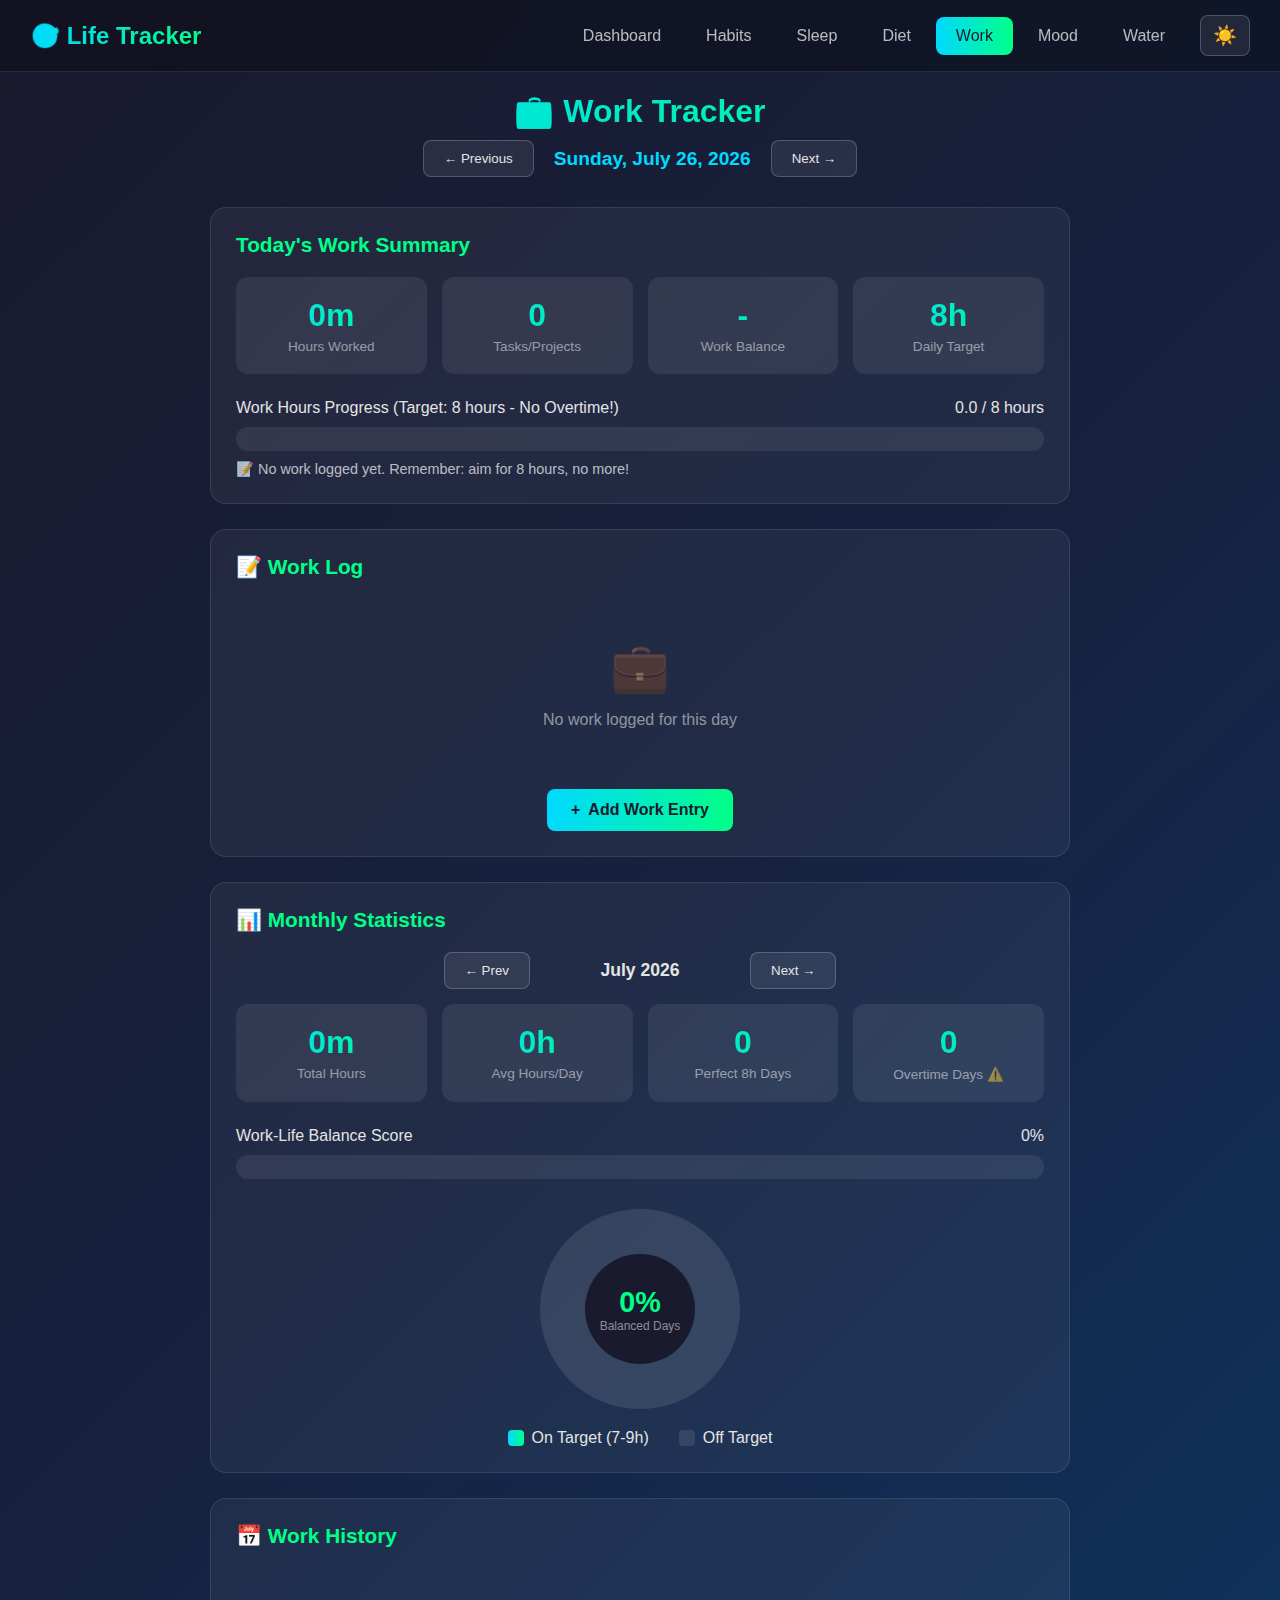
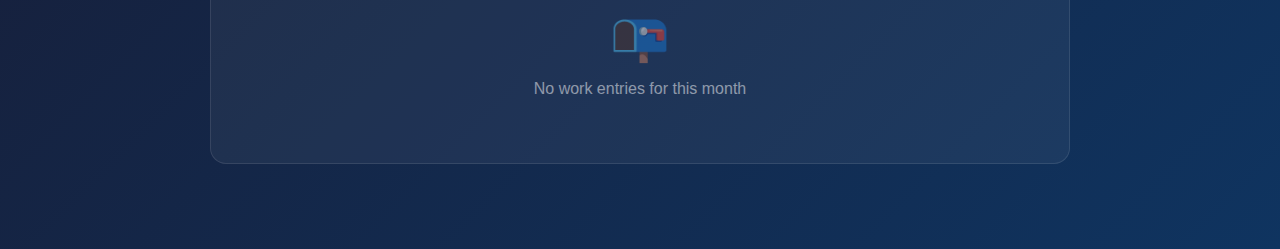
<file: work.html>
<!DOCTYPE html>
<html lang="en">
<head>
    <meta charset="UTF-8">
    <meta name="viewport" content="width=device-width, initial-scale=1.0">
    <title>Life Tracker - Work</title>
    <link rel="stylesheet" href="styles.css">
</head>
<body>
    <nav class="main-nav">
        <div class="nav-brand">🎯 Life Tracker</div>
        <div class="nav-links">
            <a href="dashboard.html">Dashboard</a>
            <a href="index.html">Habits</a>
            <a href="sleep.html">Sleep</a>
            <a href="diet.html">Diet</a>
            <a href="work.html" class="active">Work</a>
            <a href="mood.html">Mood</a>
            <a href="hydration.html">Water</a>
            <button id="themeToggle" onclick="toggleTheme()">☀️</button>
        </div>
    </nav>

    <div class="container">
        <h1>💼 Work Tracker</h1>
        
        <div class="date-nav">
            <button onclick="changeDate(-1)">← Previous</button>
            <span class="current-date" id="currentDate"></span>
            <button onclick="changeDate(1)">Next →</button>
        </div>

        <div class="section">
            <h2>Today's Work Summary</h2>
            <div class="stats-grid">
                <div class="stat-card">
                    <div class="stat-value" id="todayHours">0h</div>
                    <div class="stat-label">Hours Worked</div>
                </div>
                <div class="stat-card">
                    <div class="stat-value" id="todayTasks">0</div>
                    <div class="stat-label">Tasks/Projects</div>
                </div>
                <div class="stat-card">
                    <div class="stat-value" id="todayStatus">-</div>
                    <div class="stat-label">Work Balance</div>
                </div>
                <div class="stat-card">
                    <div class="stat-value" id="targetHoursDisplay">8h</div>
                    <div class="stat-label">Daily Target</div>
                </div>
            </div>

            <div class="progress-container" style="margin-top: 20px;">
                <div class="progress-header">
                    <span>Work Hours Progress (Target: 8 hours - No Overtime!)</span>
                    <span id="hoursProgress">0 / 8 hours</span>
                </div>
                <div class="progress-bar">
                    <div class="progress-fill" id="hoursProgressFill" style="width: 0%"></div>
                </div>
            </div>
            <p id="workAdvice" style="margin-top: 10px; font-size: 0.9rem; color: rgba(255,255,255,0.7);"></p>
        </div>

        <div class="section">
            <h2>📝 Work Log</h2>
            <div id="workLog"></div>
            <button class="add-btn" onclick="openWorkModal()">
                <span>+</span> Add Work Entry
            </button>
        </div>

        <div class="section">
            <h2>📊 Monthly Statistics</h2>
            <div class="month-nav">
                <button onclick="changeMonth(-1)">← Prev</button>
                <h3 id="historyMonth"></h3>
                <button onclick="changeMonth(1)">Next →</button>
            </div>
            <div class="stats-grid">
                <div class="stat-card">
                    <div class="stat-value" id="totalHours">0h</div>
                    <div class="stat-label">Total Hours</div>
                </div>
                <div class="stat-card">
                    <div class="stat-value" id="avgHours">0h</div>
                    <div class="stat-label">Avg Hours/Day</div>
                </div>
                <div class="stat-card">
                    <div class="stat-value" id="perfectDays">0</div>
                    <div class="stat-label">Perfect 8h Days</div>
                </div>
                <div class="stat-card">
                    <div class="stat-value" id="overtimeDays">0</div>
                    <div class="stat-label">Overtime Days ⚠️</div>
                </div>
            </div>

            <div class="progress-container" style="margin-top: 20px;">
                <div class="progress-header">
                    <span>Work-Life Balance Score</span>
                    <span id="balancePercent">0%</span>
                </div>
                <div class="progress-bar">
                    <div class="progress-fill" id="balanceProgressFill" style="width: 0%"></div>
                </div>
            </div>

            <div class="chart-container" style="margin-top: 30px;">
                <div class="pie-chart" id="pieChart">
                    <div class="pie-center">
                        <span class="pie-percentage" id="piePercent">0%</span>
                        <span class="pie-label">Balanced Days</span>
                    </div>
                </div>
                <div class="chart-legend">
                    <div class="legend-item">
                        <div class="legend-color completed"></div>
                        <span>On Target (7-9h)</span>
                    </div>
                    <div class="legend-item">
                        <div class="legend-color missed"></div>
                        <span>Off Target</span>
                    </div>
                </div>
            </div>
        </div>

        <div class="section">
            <h2>📅 Work History</h2>
            <div id="workHistory"></div>
        </div>
    </div>

    <!-- Work Entry Modal -->
    <div class="modal-overlay" id="workModal">
        <div class="modal">
            <h2 id="workModalTitle">Add Work Entry</h2>
            <div class="form-group">
                <label for="projectName">Project / Task Name</label>
                <input type="text" id="projectName" placeholder="e.g., Website redesign">
            </div>
            <div class="form-row">
                <div class="form-group">
                    <label for="startTime">Start Time</label>
                    <input type="time" id="startTime" value="09:00">
                </div>
                <div class="form-group">
                    <label for="endTime">End Time</label>
                    <input type="time" id="endTime" value="17:00">
                </div>
            </div>
            <div class="form-group">
                <label for="hoursWorked">Hours Worked (auto-calculated or manual)</label>
                <input type="number" id="hoursWorked" placeholder="8" min="0" max="24" step="0.25">
            </div>
            <div class="form-group">
                <label for="workCategory">Category</label>
                <select id="workCategory">
                    <option value="development">💻 Development</option>
                    <option value="design">🎨 Design</option>
                    <option value="meetings">📞 Meetings</option>
                    <option value="planning">📋 Planning</option>
                    <option value="research">🔍 Research</option>
                    <option value="admin">📁 Admin</option>
                    <option value="other">📌 Other</option>
                </select>
            </div>
            <div class="form-group">
                <label for="workNotes">What did you accomplish?</label>
                <textarea id="workNotes" placeholder="Describe what you worked on, achievements, blockers..."></textarea>
            </div>
            <div class="modal-buttons">
                <button class="btn-delete" id="deleteWorkBtn" onclick="deleteWork()" style="display: none;">Delete</button>
                <button class="btn-cancel" onclick="closeWorkModal()">Cancel</button>
                <button class="btn-save" onclick="saveWork()">Save</button>
            </div>
        </div>
    </div>

    <script src="shared.js"></script>
    <script>
        let workData = JSON.parse(localStorage.getItem('workData')) || {};
        let selectedDate = new Date();
        let historyMonth = new Date();
        let editingWorkIndex = null;
        const TARGET_HOURS = 8;

        function init() {
            renderDate();
            renderWorkLog();
            renderHistory();
            updateStats();
            
            // Auto-calculate hours when times change
            document.getElementById('startTime').addEventListener('change', calculateHours);
            document.getElementById('endTime').addEventListener('change', calculateHours);
        }

        function calculateHours() {
            const start = document.getElementById('startTime').value;
            const end = document.getElementById('endTime').value;
            if (start && end) {
                const duration = calculateDuration(start, end);
                document.getElementById('hoursWorked').value = duration.toFixed(2);
            }
        }

        function changeDate(delta) {
            selectedDate.setDate(selectedDate.getDate() + delta);
            renderDate();
            renderWorkLog();
        }

        function renderDate() {
            document.getElementById('currentDate').textContent = formatDisplayDate(selectedDate);
        }

        function getDayData(dateKey) {
            return workData[dateKey] || { entries: [] };
        }

        function calculateDayTotals(dateKey) {
            const dayData = getDayData(dateKey);
            const totalHours = dayData.entries.reduce((sum, entry) => sum + (entry.hours || 0), 0);
            return {
                hours: totalHours,
                tasks: dayData.entries.length
            };
        }

        function getWorkStatus(hours) {
            if (hours === 0) return { text: '-', class: '' };
            if (hours >= 7 && hours <= 9) return { text: '✓ Perfect', class: 'good' };
            if (hours < 7) return { text: 'Under', class: 'warning' };
            return { text: '⚠️ Overtime', class: 'bad' };
        }

        function renderWorkLog() {
            const dateKey = formatDate(selectedDate);
            const dayData = getDayData(dateKey);
            const totals = calculateDayTotals(dateKey);
            const status = getWorkStatus(totals.hours);
            const container = document.getElementById('workLog');

            // Update summary
            document.getElementById('todayHours').textContent = formatDuration(totals.hours);
            document.getElementById('todayTasks').textContent = totals.tasks;
            document.getElementById('todayStatus').textContent = status.text;
            document.getElementById('todayStatus').className = 'stat-value';
            if (status.class) {
                document.getElementById('todayStatus').style.color = 
                    status.class === 'good' ? '#00ff88' : 
                    status.class === 'warning' ? '#ffd700' : '#ff6b6b';
            }

            // Update progress bar
            const hoursPercent = Math.min((totals.hours / TARGET_HOURS) * 100, 150);
            document.getElementById('hoursProgress').textContent = `${totals.hours.toFixed(1)} / ${TARGET_HOURS} hours`;
            document.getElementById('hoursProgressFill').style.width = `${Math.min(hoursPercent, 100)}%`;
            
            if (totals.hours > 9) {
                document.getElementById('hoursProgressFill').style.background = 'linear-gradient(90deg, #ff6b6b, #ff4757)';
            } else if (totals.hours >= 7) {
                document.getElementById('hoursProgressFill').style.background = 'linear-gradient(90deg, #00d9ff, #00ff88)';
            } else {
                document.getElementById('hoursProgressFill').style.background = 'linear-gradient(90deg, #ffd700, #ffaa00)';
            }

            // Work advice
            const advice = document.getElementById('workAdvice');
            if (totals.hours === 0) {
                advice.textContent = '📝 No work logged yet. Remember: aim for 8 hours, no more!';
            } else if (totals.hours < 7) {
                advice.textContent = `⏰ ${(TARGET_HOURS - totals.hours).toFixed(1)} hours to go. Keep it up!`;
            } else if (totals.hours <= 9) {
                advice.textContent = '🎉 Perfect! You hit your target. Time to relax and recharge!';
            } else {
                advice.textContent = '⚠️ You\'re working overtime! Remember: rest is important for productivity.';
            }

            if (dayData.entries.length === 0) {
                container.innerHTML = `
                    <div class="empty-state">
                        <div class="empty-state-icon">💼</div>
                        <p>No work logged for this day</p>
                    </div>
                `;
                return;
            }

            const categoryIcons = {
                development: '💻',
                design: '🎨',
                meetings: '📞',
                planning: '📋',
                research: '🔍',
                admin: '📁',
                other: '📌'
            };

            let html = dayData.entries.map((entry, index) => `
                <div class="data-card">
                    <div class="data-card-header">
                        <div class="data-card-title">${categoryIcons[entry.category] || '📌'} ${entry.project}</div>
                        <div class="data-card-actions">
                            <button onclick="openWorkModal(${index})">Edit</button>
                            <button class="delete" onclick="deleteWork(${index})">Delete</button>
                        </div>
                    </div>
                    <div class="data-grid" style="margin-bottom: 15px;">
                        <div class="data-item">
                            <div class="data-item-value">${formatDuration(entry.hours)}</div>
                            <div class="data-item-label">Duration</div>
                        </div>
                        <div class="data-item">
                            <div class="data-item-value">${formatTime(entry.startTime)}</div>
                            <div class="data-item-label">Start</div>
                        </div>
                        <div class="data-item">
                            <div class="data-item-value">${formatTime(entry.endTime)}</div>
                            <div class="data-item-label">End</div>
                        </div>
                    </div>
                    ${entry.notes ? `
                        <div class="work-entry-notes" style="padding-top: 15px; border-top: 1px solid rgba(255,255,255,0.1);">
                            <strong style="color: rgba(255,255,255,0.7);">Accomplishments:</strong>
                            <p style="margin-top: 8px; white-space: pre-wrap;">${entry.notes}</p>
                        </div>
                    ` : ''}
                </div>
            `).join('');

            container.innerHTML = html;
        }

        function openWorkModal(index = null) {
            editingWorkIndex = index;
            const modal = document.getElementById('workModal');
            const title = document.getElementById('workModalTitle');
            const deleteBtn = document.getElementById('deleteWorkBtn');
            
            if (index !== null) {
                const dateKey = formatDate(selectedDate);
                const entry = getDayData(dateKey).entries[index];
                document.getElementById('projectName').value = entry.project;
                document.getElementById('startTime').value = entry.startTime;
                document.getElementById('endTime').value = entry.endTime;
                document.getElementById('hoursWorked').value = entry.hours;
                document.getElementById('workCategory').value = entry.category || 'other';
                document.getElementById('workNotes').value = entry.notes || '';
                title.textContent = 'Edit Work Entry';
                deleteBtn.style.display = 'block';
            } else {
                document.getElementById('projectName').value = '';
                document.getElementById('startTime').value = '09:00';
                document.getElementById('endTime').value = '17:00';
                document.getElementById('hoursWorked').value = '8';
                document.getElementById('workCategory').value = 'development';
                document.getElementById('workNotes').value = '';
                title.textContent = 'Add Work Entry';
                deleteBtn.style.display = 'none';
            }
            
            modal.classList.add('active');
        }

        function closeWorkModal() {
            document.getElementById('workModal').classList.remove('active');
            editingWorkIndex = null;
        }

        function saveWork() {
            const project = document.getElementById('projectName').value.trim();
            const startTime = document.getElementById('startTime').value;
            const endTime = document.getElementById('endTime').value;
            const hours = parseFloat(document.getElementById('hoursWorked').value) || 0;
            const category = document.getElementById('workCategory').value;
            const notes = document.getElementById('workNotes').value.trim();

            if (!project) {
                alert('Please enter a project/task name');
                return;
            }

            const dateKey = formatDate(selectedDate);
            if (!workData[dateKey]) {
                workData[dateKey] = { entries: [] };
            }

            const entry = { project, startTime, endTime, hours, category, notes };

            if (editingWorkIndex !== null) {
                workData[dateKey].entries[editingWorkIndex] = entry;
            } else {
                workData[dateKey].entries.push(entry);
            }

            // Check for overtime warning
            const totals = calculateDayTotals(dateKey);
            if (totals.hours > 9) {
                alert('⚠️ Warning: You\'ve logged over 9 hours today. Remember to maintain work-life balance!');
            }

            localStorage.setItem('workData', JSON.stringify(workData));
            closeWorkModal();
            renderWorkLog();
            renderHistory();
            updateStats();
        }

        function deleteWork(index = null) {
            const idx = index !== null ? index : editingWorkIndex;
            if (idx === null) return;
            
            if (confirm('Delete this work entry?')) {
                const dateKey = formatDate(selectedDate);
                workData[dateKey].entries.splice(idx, 1);
                localStorage.setItem('workData', JSON.stringify(workData));
                closeWorkModal();
                renderWorkLog();
                renderHistory();
                updateStats();
            }
        }

        function changeMonth(delta) {
            historyMonth.setMonth(historyMonth.getMonth() + delta);
            renderHistory();
            updateStats();
        }

        function renderHistory() {
            const container = document.getElementById('workHistory');
            const monthLabel = document.getElementById('historyMonth');
            
            const year = historyMonth.getFullYear();
            const month = historyMonth.getMonth();
            
            monthLabel.textContent = historyMonth.toLocaleDateString('en-US', { month: 'long', year: 'numeric' });
            
            const lastDay = new Date(year, month + 1, 0).getDate();
            let html = '';
            let hasEntries = false;

            for (let day = lastDay; day >= 1; day--) {
                const date = new Date(year, month, day);
                const dateKey = formatDate(date);
                const dayData = getDayData(dateKey);

                if (dayData.entries.length > 0) {
                    hasEntries = true;
                    const totals = calculateDayTotals(dateKey);
                    const status = getWorkStatus(totals.hours);

                    html += `
                        <div class="data-card">
                            <div class="data-card-header">
                                <div class="data-card-title">${formatShortDate(date)}</div>
                                <span class="status-badge ${status.class}">${status.text}</span>
                            </div>
                            <div class="data-grid">
                                <div class="data-item">
                                    <div class="data-item-value">${formatDuration(totals.hours)}</div>
                                    <div class="data-item-label">Hours</div>
                                </div>
                                <div class="data-item">
                                    <div class="data-item-value">${totals.tasks}</div>
                                    <div class="data-item-label">Tasks</div>
                                </div>
                            </div>
                            <div style="margin-top: 15px; padding-top: 15px; border-top: 1px solid rgba(255,255,255,0.1);">
                                ${dayData.entries.map(e => `
                                    <div style="display: flex; justify-content: space-between; padding: 5px 0; font-size: 0.9rem;">
                                        <span>${e.project}</span>
                                        <span style="color: rgba(255,255,255,0.6);">${formatDuration(e.hours)}</span>
                                    </div>
                                `).join('')}
                            </div>
                        </div>
                    `;
                }
            }

            if (!hasEntries) {
                html = `
                    <div class="empty-state">
                        <div class="empty-state-icon">📭</div>
                        <p>No work entries for this month</p>
                    </div>
                `;
            }

            container.innerHTML = html;
        }

        function updateStats() {
            const year = historyMonth.getFullYear();
            const month = historyMonth.getMonth();
            const today = new Date();
            
            const lastDay = new Date(year, month + 1, 0).getDate();
            const isCurrentMonth = year === today.getFullYear() && month === today.getMonth();
            const countUntilDay = isCurrentMonth ? today.getDate() : lastDay;

            let totalHours = 0;
            let perfectDays = 0;
            let overtimeDays = 0;
            let loggedDays = 0;

            for (let day = 1; day <= countUntilDay; day++) {
                const date = new Date(year, month, day);
                // Skip weekends in calculations (optional)
                // const dayOfWeek = date.getDay();
                // if (dayOfWeek === 0 || dayOfWeek === 6) continue;
                
                const dateKey = formatDate(date);
                const dayData = getDayData(dateKey);

                if (dayData.entries.length > 0) {
                    loggedDays++;
                    const totals = calculateDayTotals(dateKey);
                    totalHours += totals.hours;

                    if (totals.hours >= 7 && totals.hours <= 9) {
                        perfectDays++;
                    } else if (totals.hours > 9) {
                        overtimeDays++;
                    }
                }
            }

            document.getElementById('totalHours').textContent = formatDuration(totalHours);
            document.getElementById('avgHours').textContent = loggedDays > 0 ? formatDuration(totalHours / loggedDays) : '0h';
            document.getElementById('perfectDays').textContent = perfectDays;
            document.getElementById('overtimeDays').textContent = overtimeDays;

            // Balance score: percentage of days that were 7-9 hours
            const balancePercent = loggedDays > 0 ? Math.round((perfectDays / loggedDays) * 100) : 0;
            document.getElementById('balancePercent').textContent = `${balancePercent}%`;
            document.getElementById('balanceProgressFill').style.width = `${balancePercent}%`;
            
            document.getElementById('piePercent').textContent = `${balancePercent}%`;
            const pieChart = document.getElementById('pieChart');
            const completedDeg = (balancePercent / 100) * 360;
            pieChart.style.background = `conic-gradient(
                #00d9ff 0deg,
                #00ff88 ${completedDeg}deg,
                rgba(255,255,255,0.1) ${completedDeg}deg
            )`;
        }

        document.getElementById('workModal').addEventListener('click', function(e) {
            if (e.target === this) closeWorkModal();
        });

        init();
    </script>
</body>
</html>
</file>
<file: styles.css>
* {
    margin: 0;
    padding: 0;
    box-sizing: border-box;
}

:root {
    --bg-primary: linear-gradient(135deg, #1a1a2e 0%, #16213e 50%, #0f3460 100%);
    --bg-secondary: rgba(255,255,255,0.05);
    --bg-card: rgba(255,255,255,0.08);
    --bg-input: rgba(255,255,255,0.05);
    --text-primary: #e4e4e4;
    --text-secondary: rgba(255,255,255,0.7);
    --text-muted: rgba(255,255,255,0.5);
    --border-color: rgba(255,255,255,0.1);
    --border-light: rgba(255,255,255,0.2);
    --accent-primary: #00d9ff;
    --accent-secondary: #00ff88;
    --accent-gradient: linear-gradient(90deg, #00d9ff, #00ff88);
    --nav-bg: rgba(0,0,0,0.3);
    --modal-bg: #1a1a2e;
    --shadow-color: rgba(0, 217, 255, 0.3);
    --good-color: #00ff88;
    --warning-color: #ffd700;
    --bad-color: #ff6b6b;
    --pie-empty: rgba(255,255,255,0.1);
}

[data-theme="light"] {
    --bg-primary: linear-gradient(135deg, #f5f7fa 0%, #e4e8ec 50%, #d5dde5 100%);
    --bg-secondary: rgba(0,0,0,0.03);
    --bg-card: rgba(0,0,0,0.05);
    --bg-input: rgba(0,0,0,0.05);
    --text-primary: #1a1a2e;
    --text-secondary: rgba(0,0,0,0.7);
    --text-muted: rgba(0,0,0,0.5);
    --border-color: rgba(0,0,0,0.1);
    --border-light: rgba(0,0,0,0.15);
    --accent-primary: #0099cc;
    --accent-secondary: #00aa66;
    --accent-gradient: linear-gradient(90deg, #0099cc, #00aa66);
    --nav-bg: rgba(255,255,255,0.9);
    --modal-bg: #ffffff;
    --shadow-color: rgba(0, 153, 204, 0.2);
    --good-color: #00aa66;
    --warning-color: #cc9900;
    --bad-color: #dd5555;
    --pie-empty: rgba(0,0,0,0.1);
}

body {
    font-family: 'Segoe UI', Tahoma, Geneva, Verdana, sans-serif;
    background: var(--bg-primary);
    min-height: 100vh;
    color: var(--text-primary);
    padding-bottom: 40px;
}

/* Navigation */
.main-nav {
    background: var(--nav-bg);
    padding: 15px 30px;
    display: flex;
    justify-content: space-between;
    align-items: center;
    flex-wrap: wrap;
    gap: 15px;
    border-bottom: 1px solid var(--border-color);
    position: sticky;
    top: 0;
    z-index: 100;
    backdrop-filter: blur(10px);
}

.nav-brand {
    font-size: 1.5rem;
    font-weight: 700;
    background: var(--accent-gradient);
    -webkit-background-clip: text;
    -webkit-text-fill-color: transparent;
    background-clip: text;
}

.nav-links {
    display: flex;
    gap: 5px;
    flex-wrap: wrap;
    align-items: center;
}

.nav-links a {
    color: var(--text-secondary);
    text-decoration: none;
    padding: 10px 20px;
    border-radius: 8px;
    transition: all 0.3s;
    font-weight: 500;
}

.nav-links a:hover {
    background: var(--bg-card);
    color: var(--text-primary);
}

.nav-links a.active {
    background: var(--accent-gradient);
    color: #1a1a2e;
}

#themeToggle {
    background: var(--bg-card);
    border: 1px solid var(--border-light);
    color: var(--text-primary);
    padding: 8px 12px;
    border-radius: 8px;
    cursor: pointer;
    font-size: 1.2rem;
    transition: all 0.3s;
    margin-left: 10px;
}

#themeToggle:hover {
    background: var(--border-light);
}

.container {
    max-width: 900px;
    margin: 0 auto;
    padding: 20px;
}

h1 {
    text-align: center;
    margin-bottom: 10px;
    font-size: 2rem;
    background: var(--accent-gradient);
    -webkit-background-clip: text;
    -webkit-text-fill-color: transparent;
    background-clip: text;
}

.date-nav {
    display: flex;
    justify-content: center;
    align-items: center;
    gap: 20px;
    margin-bottom: 30px;
    flex-wrap: wrap;
}

.date-nav button, .month-nav button {
    background: var(--bg-card);
    border: 1px solid var(--border-light);
    color: var(--text-primary);
    padding: 10px 20px;
    border-radius: 8px;
    cursor: pointer;
    transition: all 0.3s;
}

.date-nav button:hover, .month-nav button:hover {
    background: var(--border-light);
}

.current-date {
    font-size: 1.2rem;
    font-weight: 600;
    color: var(--accent-primary);
    text-align: center;
}

.section {
    background: var(--bg-secondary);
    border-radius: 16px;
    padding: 25px;
    margin-bottom: 25px;
    border: 1px solid var(--border-color);
}

.section h2 {
    margin-bottom: 20px;
    font-size: 1.3rem;
    color: var(--accent-secondary);
}

/* Habits Grid */
.habits-grid {
    display: grid;
    grid-template-columns: repeat(auto-fit, minmax(280px, 1fr));
    gap: 15px;
}

.habit-card {
    background: var(--bg-card);
    border-radius: 12px;
    padding: 20px;
    display: flex;
    align-items: center;
    gap: 15px;
    cursor: pointer;
    transition: all 0.3s;
    border: 2px solid transparent;
}

.habit-card:hover {
    background: var(--border-light);
    transform: translateY(-2px);
}

.habit-card.completed {
    border-color: var(--good-color);
    background: rgba(0, 255, 136, 0.1);
}

.habit-checkbox {
    width: 28px;
    height: 28px;
    border-radius: 50%;
    border: 2px solid var(--border-light);
    display: flex;
    align-items: center;
    justify-content: center;
    flex-shrink: 0;
    transition: all 0.3s;
}

.habit-card.completed .habit-checkbox {
    background: var(--good-color);
    border-color: var(--good-color);
}

.habit-checkbox::after {
    content: '✓';
    color: #1a1a2e;
    font-weight: bold;
    opacity: 0;
    transition: opacity 0.3s;
}

.habit-card.completed .habit-checkbox::after {
    opacity: 1;
}

.habit-info h3 {
    font-size: 1rem;
    margin-bottom: 4px;
}

.habit-info p {
    font-size: 0.85rem;
    color: var(--text-muted);
}

.habit-icon {
    font-size: 1.8rem;
    margin-left: auto;
}

/* Stats Grid */
.stats-grid {
    display: grid;
    grid-template-columns: repeat(auto-fit, minmax(150px, 1fr));
    gap: 15px;
    margin-bottom: 25px;
}

.stat-card {
    background: var(--bg-card);
    border-radius: 12px;
    padding: 20px;
    text-align: center;
}

.stat-value {
    font-size: 2rem;
    font-weight: 700;
    background: var(--accent-gradient);
    -webkit-background-clip: text;
    -webkit-text-fill-color: transparent;
    background-clip: text;
}

.stat-label {
    font-size: 0.85rem;
    color: var(--text-muted);
    margin-top: 5px;
}

/* Progress Bar */
.progress-container {
    margin-top: 20px;
}

.progress-header {
    display: flex;
    justify-content: space-between;
    margin-bottom: 10px;
}

.progress-bar {
    height: 24px;
    background: var(--bg-card);
    border-radius: 12px;
    overflow: hidden;
}

.progress-fill {
    height: 100%;
    background: var(--accent-gradient);
    border-radius: 12px;
    transition: width 0.5s ease;
}

/* Pie Chart */
.chart-container {
    display: flex;
    flex-direction: column;
    align-items: center;
    gap: 20px;
}

.pie-chart {
    width: 200px;
    height: 200px;
    border-radius: 50%;
    position: relative;
    display: flex;
    align-items: center;
    justify-content: center;
}

.pie-center {
    position: absolute;
    width: 110px;
    height: 110px;
    background: var(--modal-bg);
    border-radius: 50%;
    display: flex;
    flex-direction: column;
    align-items: center;
    justify-content: center;
}

.pie-percentage {
    font-size: 1.8rem;
    font-weight: 700;
    color: var(--good-color);
}

.pie-label {
    font-size: 0.75rem;
    color: var(--text-muted);
}

.chart-legend {
    display: flex;
    gap: 30px;
    flex-wrap: wrap;
    justify-content: center;
}

.legend-item {
    display: flex;
    align-items: center;
    gap: 8px;
}

.legend-color {
    width: 16px;
    height: 16px;
    border-radius: 4px;
}

.legend-color.completed {
    background: var(--accent-gradient);
}

.legend-color.missed {
    background: var(--pie-empty);
}

/* Calendar */
.calendar-grid {
    display: grid;
    grid-template-columns: repeat(7, 1fr);
    gap: 8px;
    margin-top: 15px;
}

.calendar-header {
    text-align: center;
    font-size: 0.8rem;
    color: var(--text-muted);
    padding: 8px 0;
}

.calendar-day {
    aspect-ratio: 1;
    display: flex;
    flex-direction: column;
    align-items: center;
    justify-content: center;
    border-radius: 8px;
    background: var(--bg-secondary);
    font-size: 0.9rem;
    cursor: pointer;
    transition: all 0.3s;
}

.calendar-day:hover {
    background: var(--bg-card);
}

.calendar-day.today {
    border: 2px solid var(--accent-primary);
}

.calendar-day.selected {
    background: rgba(0, 217, 255, 0.2);
}

.calendar-day .completion-dot {
    width: 6px;
    height: 6px;
    border-radius: 50%;
    margin-top: 4px;
}

.calendar-day .completion-dot.high {
    background: var(--good-color);
}

.calendar-day .completion-dot.medium {
    background: var(--warning-color);
}

.calendar-day .completion-dot.low {
    background: var(--bad-color);
}

.calendar-day.empty {
    background: transparent;
    cursor: default;
}

.month-nav {
    display: flex;
    justify-content: center;
    align-items: center;
    gap: 20px;
    margin-bottom: 15px;
    flex-wrap: wrap;
}

.month-nav h3 {
    min-width: 180px;
    text-align: center;
    font-size: 1.1rem;
}

/* Buttons */
.add-btn {
    background: var(--accent-gradient);
    border: none;
    color: #1a1a2e;
    padding: 12px 24px;
    border-radius: 8px;
    cursor: pointer;
    font-weight: 600;
    font-size: 1rem;
    display: flex;
    align-items: center;
    gap: 8px;
    margin: 20px auto 0;
    transition: transform 0.3s, box-shadow 0.3s;
}

.add-btn:hover {
    transform: translateY(-2px);
    box-shadow: 0 10px 30px var(--shadow-color);
}

/* Per-habit progress */
.habit-progress-list {
    display: flex;
    flex-direction: column;
    gap: 15px;
}

.habit-progress-item {
    background: var(--bg-secondary);
    border-radius: 10px;
    padding: 15px;
}

.habit-progress-header {
    display: flex;
    justify-content: space-between;
    align-items: center;
    margin-bottom: 8px;
    flex-wrap: wrap;
    gap: 10px;
}

.habit-progress-name {
    display: flex;
    align-items: center;
    gap: 10px;
}

.mini-progress-bar {
    height: 10px;
    background: var(--bg-card);
    border-radius: 5px;
    overflow: hidden;
}

.mini-progress-fill {
    height: 100%;
    background: var(--accent-gradient);
    border-radius: 5px;
    transition: width 0.5s ease;
}

/* Modal */
.modal-overlay {
    position: fixed;
    top: 0;
    left: 0;
    right: 0;
    bottom: 0;
    background: rgba(0,0,0,0.8);
    display: none;
    align-items: center;
    justify-content: center;
    z-index: 1000;
    padding: 20px;
}

.modal-overlay.active {
    display: flex;
}

.modal {
    background: var(--modal-bg);
    border-radius: 16px;
    padding: 30px;
    width: 100%;
    max-width: 500px;
    border: 1px solid var(--border-color);
    max-height: 90vh;
    overflow-y: auto;
}

.modal h2 {
    margin-bottom: 20px;
    color: var(--accent-primary);
}

.form-group {
    margin-bottom: 20px;
}

.form-group label {
    display: block;
    margin-bottom: 8px;
    color: var(--text-secondary);
}

.form-group input, 
.form-group select,
.form-group textarea {
    width: 100%;
    padding: 12px;
    border-radius: 8px;
    border: 1px solid var(--border-light);
    background: var(--bg-input);
    color: var(--text-primary);
    font-size: 1rem;
    font-family: inherit;
}

.form-group input:focus, 
.form-group select:focus,
.form-group textarea:focus {
    outline: none;
    border-color: var(--accent-primary);
}

.form-group textarea {
    min-height: 100px;
    resize: vertical;
}

.form-row {
    display: grid;
    grid-template-columns: 1fr 1fr;
    gap: 15px;
}

.modal-buttons {
    display: flex;
    gap: 10px;
    justify-content: flex-end;
    flex-wrap: wrap;
}

.modal-buttons button {
    padding: 10px 20px;
    border-radius: 8px;
    cursor: pointer;
    font-size: 1rem;
    transition: all 0.3s;
}

.btn-cancel {
    background: var(--bg-card);
    border: 1px solid var(--border-light);
    color: var(--text-primary);
}

.btn-save {
    background: var(--accent-gradient);
    border: none;
    color: #1a1a2e;
    font-weight: 600;
}

.btn-delete {
    background: var(--bad-color);
    border: none;
    color: #fff;
    margin-right: auto;
}

/* Data Cards */
.data-card {
    background: var(--bg-card);
    border-radius: 12px;
    padding: 20px;
    margin-bottom: 15px;
    border: 1px solid var(--border-color);
}

.data-card-header {
    display: flex;
    justify-content: space-between;
    align-items: flex-start;
    margin-bottom: 15px;
    flex-wrap: wrap;
    gap: 10px;
}

.data-card-title {
    font-size: 1.1rem;
    color: var(--accent-primary);
}

.data-card-actions {
    display: flex;
    gap: 10px;
}

.data-card-actions button {
    background: var(--bg-card);
    border: none;
    color: var(--text-primary);
    padding: 6px 12px;
    border-radius: 6px;
    cursor: pointer;
    font-size: 0.85rem;
    transition: all 0.3s;
}

.data-card-actions button:hover {
    background: var(--border-light);
}

.data-card-actions button.delete:hover {
    background: var(--bad-color);
}

.data-grid {
    display: grid;
    grid-template-columns: repeat(auto-fit, minmax(120px, 1fr));
    gap: 15px;
}

.data-item {
    text-align: center;
}

.data-item-value {
    font-size: 1.3rem;
    font-weight: 600;
    color: var(--good-color);
}

.data-item-label {
    font-size: 0.8rem;
    color: var(--text-muted);
    margin-top: 4px;
}

/* Status indicators */
.status-badge {
    display: inline-block;
    padding: 4px 12px;
    border-radius: 20px;
    font-size: 0.85rem;
    font-weight: 500;
}

.status-badge.good {
    background: rgba(0, 255, 136, 0.2);
    color: var(--good-color);
}

.status-badge.warning {
    background: rgba(255, 215, 0, 0.2);
    color: var(--warning-color);
}

.status-badge.bad {
    background: rgba(255, 107, 107, 0.2);
    color: var(--bad-color);
}

/* Notes section */
.notes-text {
    color: var(--text-secondary);
    line-height: 1.6;
    white-space: pre-wrap;
}

/* Empty state */
.empty-state {
    text-align: center;
    padding: 40px 20px;
    color: var(--text-muted);
}

.empty-state-icon {
    font-size: 3rem;
    margin-bottom: 15px;
}

/* Food items list */
.food-items-list {
    margin-top: 15px;
    border-top: 1px solid var(--border-color);
    padding-top: 15px;
}

.food-item {
    display: flex;
    justify-content: space-between;
    align-items: center;
    padding: 10px 0;
    border-bottom: 1px solid var(--bg-secondary);
    flex-wrap: wrap;
    gap: 10px;
}

.food-item:last-child {
    border-bottom: none;
}

.food-item-name {
    font-weight: 500;
}

.food-item-macros {
    display: flex;
    gap: 15px;
    font-size: 0.85rem;
    color: var(--text-secondary);
}

/* Work log entry */
.work-entry {
    padding: 15px 0;
    border-bottom: 1px solid var(--border-color);
}

.work-entry:last-child {
    border-bottom: none;
}

.work-entry-header {
    display: flex;
    justify-content: space-between;
    align-items: center;
    margin-bottom: 10px;
    flex-wrap: wrap;
    gap: 10px;
}

.work-entry-project {
    font-weight: 600;
    color: var(--accent-primary);
}

.work-entry-hours {
    font-size: 0.9rem;
    color: var(--text-secondary);
}

.work-entry-notes {
    color: var(--text-secondary);
    font-size: 0.95rem;
    line-height: 1.5;
}

/* Water tracker */
.water-glasses {
    display: flex;
    flex-wrap: wrap;
    gap: 10px;
    justify-content: center;
    margin: 20px 0;
}

.water-glass {
    width: 50px;
    height: 60px;
    border: 3px solid var(--border-light);
    border-radius: 0 0 10px 10px;
    cursor: pointer;
    transition: all 0.3s;
    display: flex;
    align-items: flex-end;
    justify-content: center;
    position: relative;
    overflow: hidden;
}

.water-glass::before {
    content: '';
    position: absolute;
    bottom: 0;
    left: 0;
    right: 0;
    height: 0%;
    background: var(--accent-gradient);
    transition: height 0.3s;
}

.water-glass.filled::before {
    height: 100%;
}

.water-glass:hover {
    border-color: var(--accent-primary);
    transform: scale(1.05);
}

.water-glass span {
    position: relative;
    z-index: 1;
    font-size: 0.7rem;
    padding-bottom: 5px;
    color: var(--text-muted);
}

.water-glass.filled span {
    color: #1a1a2e;
}

/* Mood selector */
.mood-selector {
    display: flex;
    flex-wrap: wrap;
    gap: 15px;
    justify-content: center;
    margin: 20px 0;
}

.mood-option {
    width: 60px;
    height: 60px;
    border-radius: 50%;
    border: 3px solid var(--border-light);
    display: flex;
    align-items: center;
    justify-content: center;
    font-size: 2rem;
    cursor: pointer;
    transition: all 0.3s;
}

.mood-option:hover {
    transform: scale(1.1);
    border-color: var(--accent-primary);
}

.mood-option.selected {
    border-color: var(--accent-primary);
    background: rgba(0, 217, 255, 0.2);
    transform: scale(1.15);
}

/* Dashboard cards */
.dashboard-grid {
    display: grid;
    grid-template-columns: repeat(auto-fit, minmax(280px, 1fr));
    gap: 20px;
}

.dashboard-card {
    background: var(--bg-card);
    border-radius: 16px;
    padding: 20px;
    border: 1px solid var(--border-color);
    transition: all 0.3s;
}

.dashboard-card:hover {
    transform: translateY(-3px);
    box-shadow: 0 10px 30px rgba(0,0,0,0.2);
}

.dashboard-card-header {
    display: flex;
    justify-content: space-between;
    align-items: center;
    margin-bottom: 15px;
}

.dashboard-card-title {
    font-size: 1.1rem;
    color: var(--accent-secondary);
    display: flex;
    align-items: center;
    gap: 10px;
}

.dashboard-card-link {
    color: var(--accent-primary);
    text-decoration: none;
    font-size: 0.9rem;
}

.dashboard-card-link:hover {
    text-decoration: underline;
}

.dashboard-metric {
    text-align: center;
    padding: 15px 0;
}

.dashboard-metric-value {
    font-size: 2.5rem;
    font-weight: 700;
    background: var(--accent-gradient);
    -webkit-background-clip: text;
    -webkit-text-fill-color: transparent;
    background-clip: text;
}

.dashboard-metric-label {
    font-size: 0.9rem;
    color: var(--text-muted);
    margin-top: 5px;
}

/* Responsive */
@media (max-width: 600px) {
    h1 { font-size: 1.5rem; }
    .habits-grid { grid-template-columns: 1fr; }
    .stats-grid { grid-template-columns: repeat(2, 1fr); }
    .form-row { grid-template-columns: 1fr; }
    .main-nav { padding: 10px 15px; }
    .nav-brand { font-size: 1.2rem; }
    .nav-links a { padding: 8px 12px; font-size: 0.9rem; }
    .section { padding: 15px; }
    .water-glass { width: 40px; height: 50px; }
    .mood-option { width: 50px; height: 50px; font-size: 1.5rem; }
}
</file>
